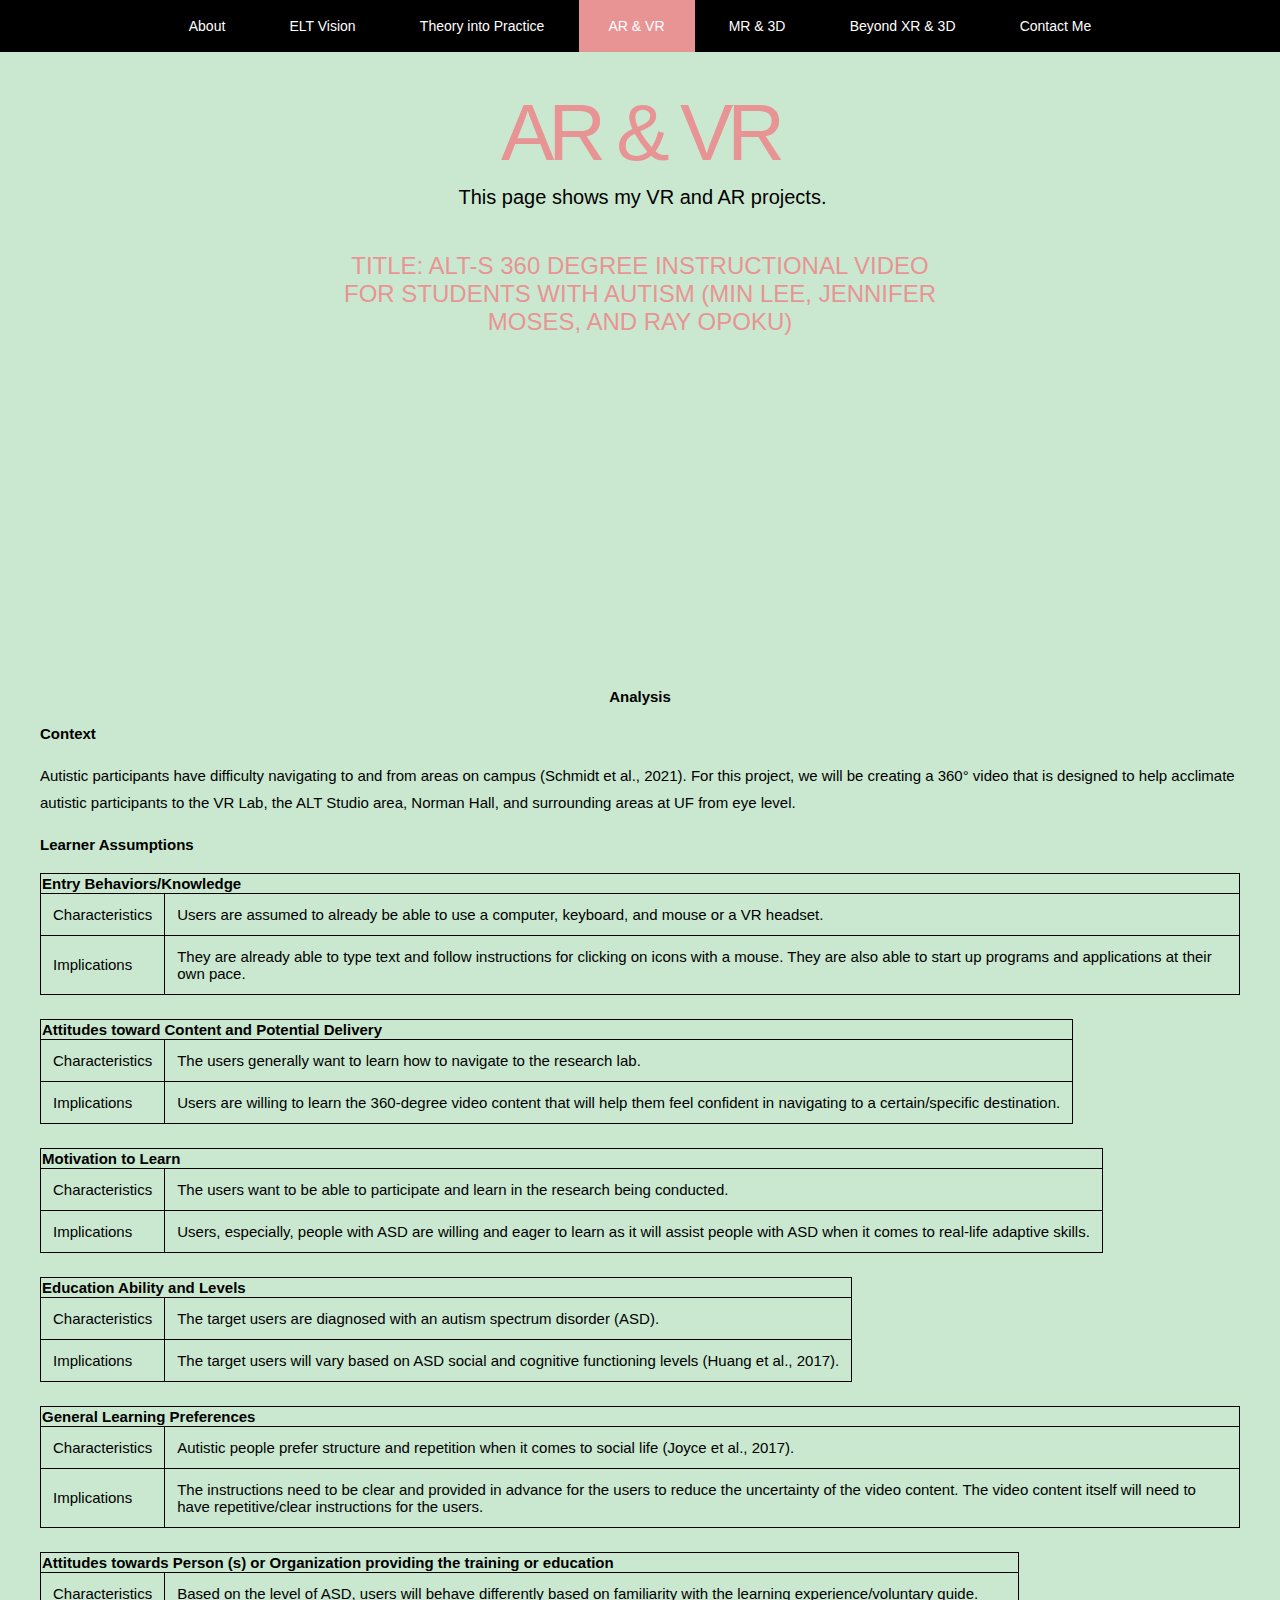
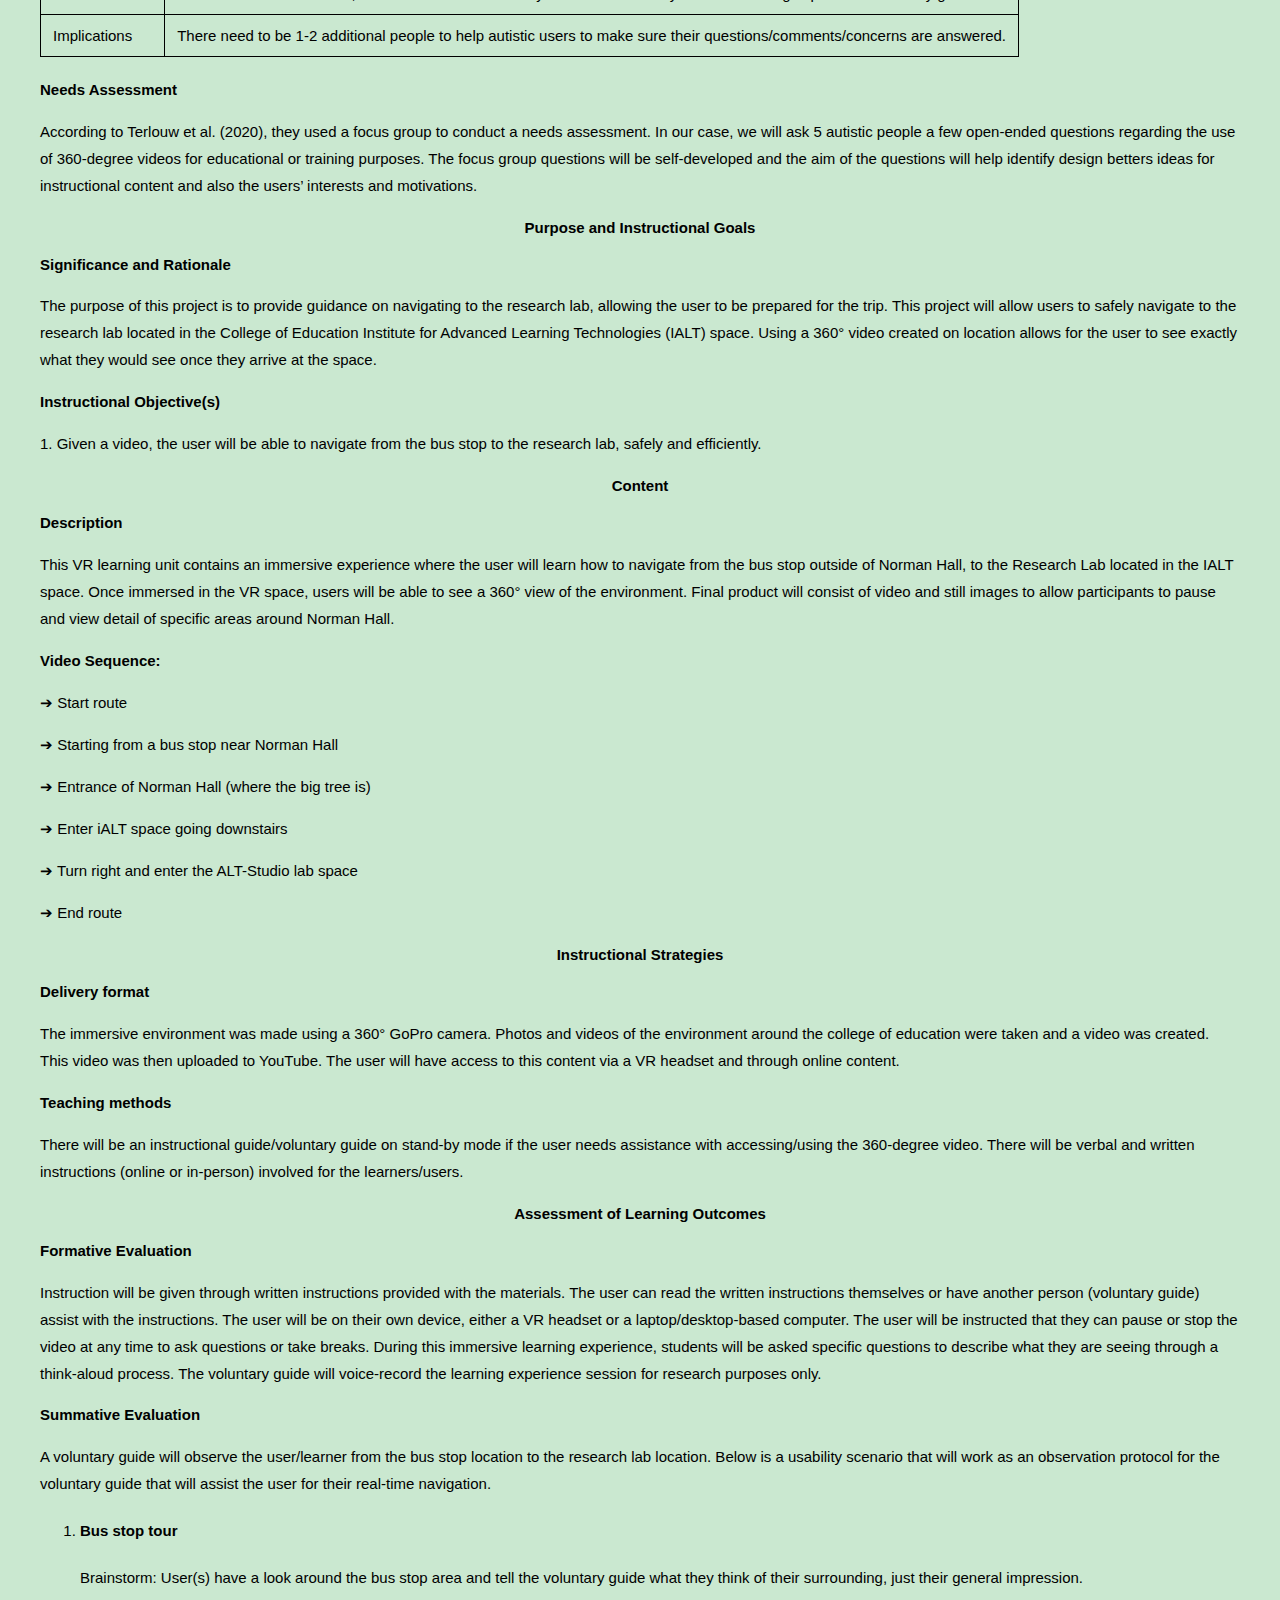
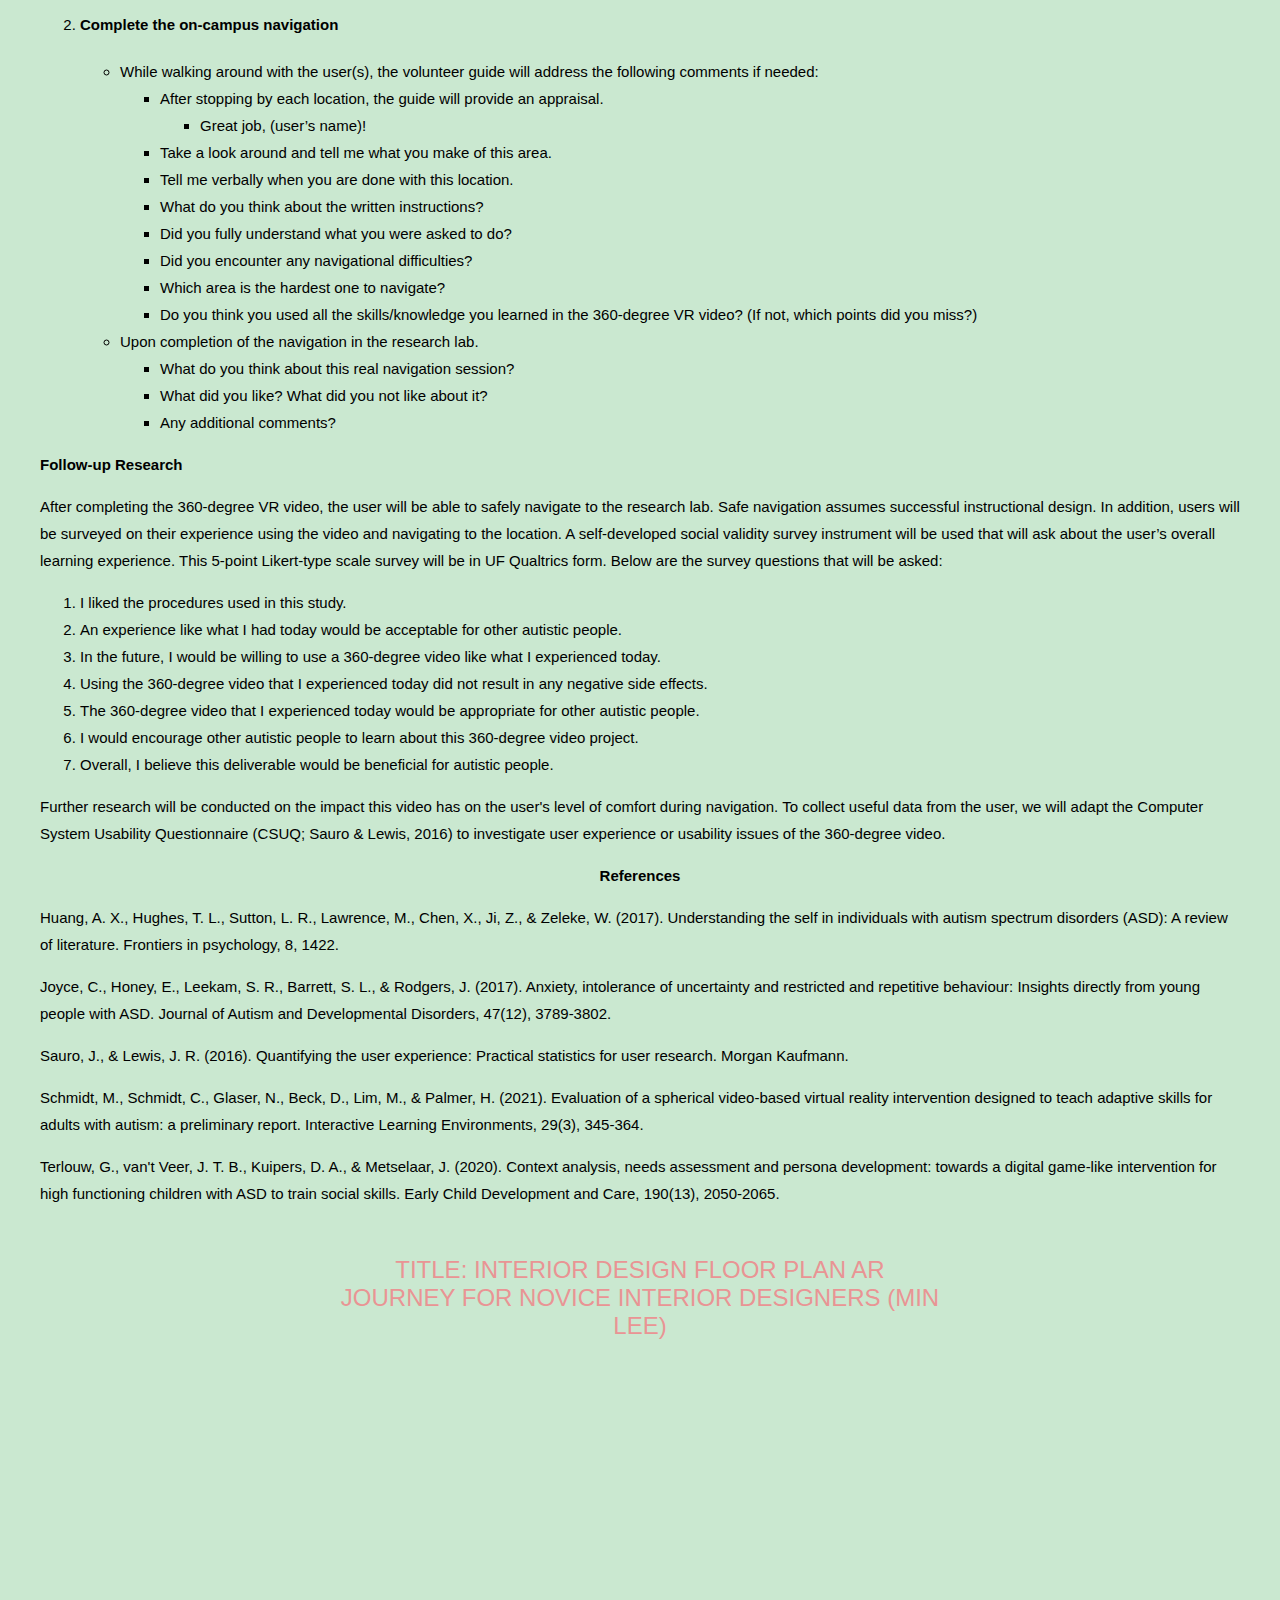
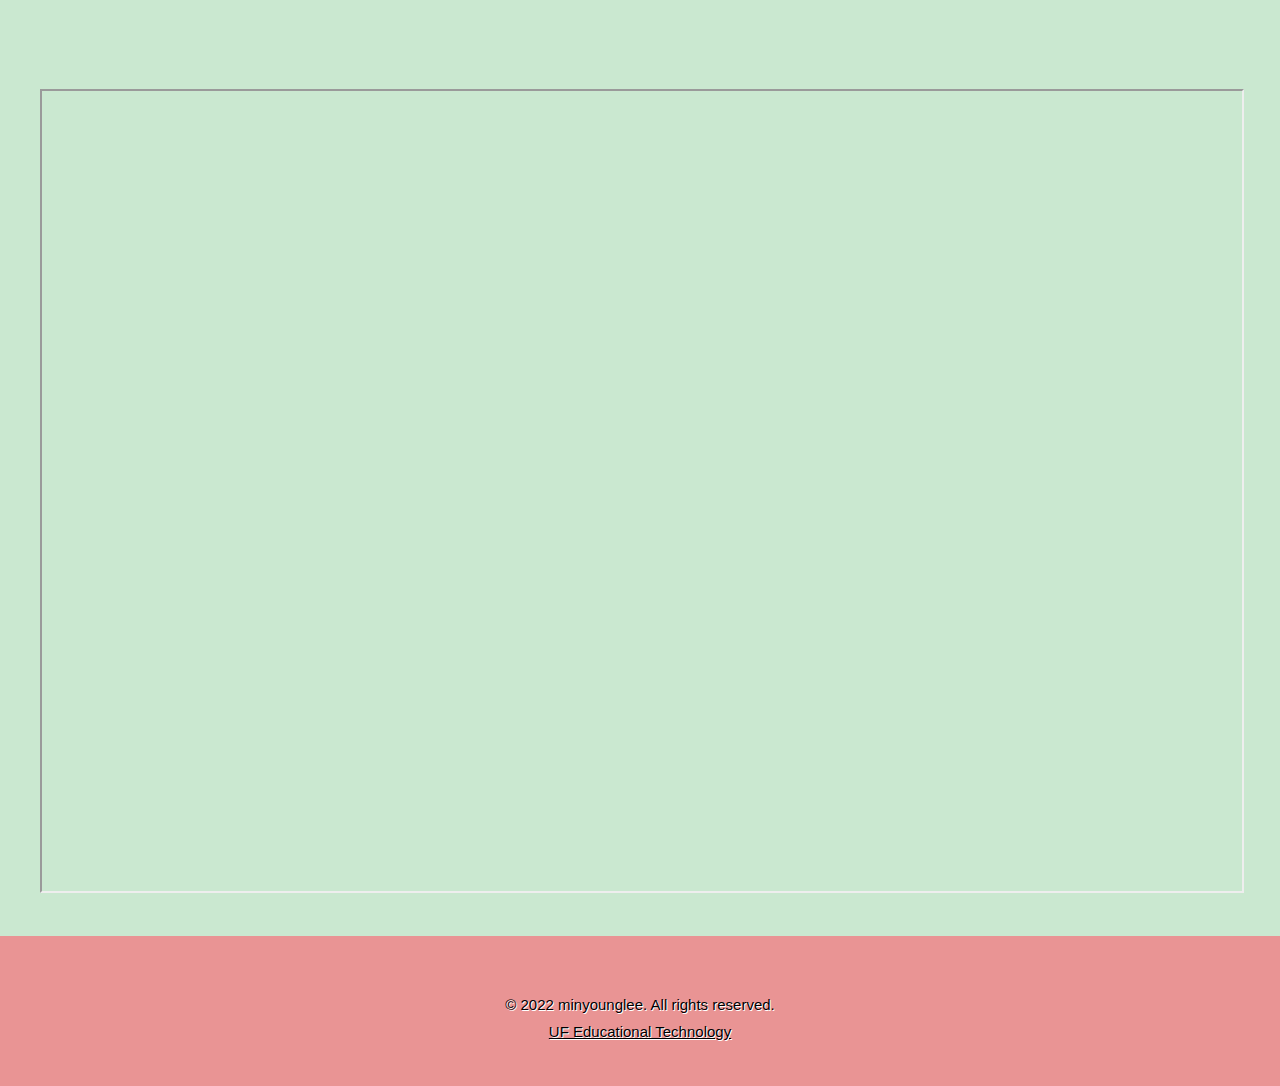
<file: arvr.html>
<!DOCTYPE html PUBLIC "-//W3C//DTD XHTML 1.0 Strict//EN" "http://www.w3.org/TR/xhtml1/DTD/xhtml1-strict.dtd">

<!--
Design by TEMPLATED
http://templated.co
Released for free under the Creative Commons Attribution License
Name       : Vestibule 
Description: A two-column, fixed-width design with dark color scheme.
Version    : 1.0
Released   : 20130406
-->

<!-- Comments are in ALL CAPS -->

<html xmlns="http://www.w3.org/1999/xhtml">
  <head>
    <meta name="keywords" content="" />
    <meta name="description" content="" />
    <meta http-equiv="content-type" content="text/html; charset=utf-8" />

    <!-- SET THE PAGE TITLE INSIDE THE TITLE TAGS BELOW -->
    <title>AR and VR</title>

    <link
      href="http://fonts.googleapis.com/css?family=Oxygen:400,700,300"
      rel="stylesheet"
      type="text/css"
    />
    <link href="style.css" rel="stylesheet" type="text/css" media="screen" />
  </head>

  <body>
    <div id="wrapper">
      <!-- START OF THE NAVIGATION SECTION.  DO NOT CHANGE ANYTHING ABOVE THIS LINE EXCEPT TO SET THE TITLE. -->

      <div id="menu-wrapper">
        <div id="menu" class="container">
          <ul>
            <!-- NAVIGATION MENU.  THERE SHOULD BE ONE LIST ITEM FOR EACH BUTTON IN YOUR NAVIGATION BAR. -->
            <!-- REPLACE THE # IN THE LINK WITH THE FILE NAME OF THE APPROPRIATE PAGE.  -->
            <li><a href="index.html">About</a></li>
            <li><a href="eltvision.html">ELT Vision</a></li>
            <li><a href="theoryintopractice.html">Theory into Practice</a></li>
            <li class="current_page_item"><a href="arvr.html">AR & VR</a></li>
            <li><a href="mr3d.html">MR & 3D</a></li>
            <li><a href="beyondxr3d.html">Beyond XR & 3D</a></li>
            <li><a href="contact.html">Contact Me</a></li>
          </ul>
        </div>
      </div>
      <div id="logo" class="container">
        <!-- THIS IS WHERE YOU CUSTOMIZE THE HEADER FOR EACH PAGE. -->
        <h1>AR & VR</h1>
        <!-- THIS IS WHERE YOU CUSTOMIZE THE SUBHEADER FOR EACH PAGE. -->
        <p>This page shows my VR and AR projects.</p>
      </div>
      <div id="page" class="container">
        <div>
          <div class="entry">
            <!-- THIS IS WHERE YOU CUSTOMIZE THE INTRODUCTORY PARAGRAPH FOR EACH PAGE. -->

            <div></div>
              <h3 class="center">
                Title: ALT-S 360 degree instructional video for students with autism (Min Lee, Jennifer Moses, and Ray Opoku)
              </h3>
			  <br>
			  <iframe class="center" width="560" height="315" src="https://www.youtube.com/embed/J19Hcl_5_Co" title="YouTube video player" frameborder="0" allow="accelerometer; autoplay; clipboard-write; encrypted-media; gyroscope; picture-in-picture" allowfullscreen></iframe>
			  <h4 class="center">Analysis</h4>
              <h4>
                Context
              </h4>
			  <p>Autistic participants have difficulty navigating to and from areas on campus (Schmidt et al., 2021). For this project, we will be creating a 360° video that is designed to help acclimate autistic participants to the VR Lab, the ALT Studio area, Norman Hall, and surrounding areas at UF from eye level.</p>
			  <h4>
                Learner Assumptions
			</h4>
			<table>
				<tr>
				  <th colspan="2">
					Entry Behaviors/Knowledge
				  </th>
				</tr>
				<tr>
				  <td>Characteristics</td>
				  <td>
					Users are assumed to already be able to use a computer, keyboard, and mouse or a VR headset.
				  </td>
				</tr>
				<tr>
				  <td>Implications</td>
				  <td>
					They are already able to type text and follow instructions for clicking on icons with a mouse. They are also able to start up programs and applications at their own pace.
				  </td>
				</tr>
			  </table>
			  <table>
				<tr>
				  <th colspan="2">
					Attitudes toward Content and Potential Delivery
				  </th>
				</tr>
				<tr>
				  <td>Characteristics</td>
				  <td>
					The users generally want to learn how to navigate to the research lab.
				  </td>
				</tr>
				<tr>
				  <td>Implications</td>
				  <td>
					Users are willing to learn the 360-degree video content that will help them feel confident in navigating to a certain/specific destination.
				  </td>
				</tr>
			  </table>
			  <table>
				<tr>
				  <th colspan="2">
					Motivation to Learn
				  </th>
				</tr>
				<tr>
				  <td>Characteristics</td>
				  <td>
					The users want to be able to participate and learn in the research being conducted.
				  </td>
				</tr>
				<tr>
				  <td>Implications</td>
				  <td>
					Users, especially, people with ASD are willing and eager to learn as it will assist people with ASD when it comes to real-life adaptive skills.
				  </td>
				</tr>
			  </table>
			  <table>
				<tr>
				  <th colspan="2">
					Education Ability and Levels
				  </th>
				</tr>
				<tr>
				  <td>Characteristics</td>
				  <td>
					The target users are diagnosed with an autism spectrum disorder (ASD).
				  </td>
				</tr>
				<tr>
				  <td>Implications</td>
				  <td>
					The target users will vary based on ASD social and cognitive functioning levels (Huang et al., 2017).
				  </td>
				</tr>
			  </table>
			  <table>
				<tr>
				  <th colspan="2">
					General Learning Preferences
				  </th>
				</tr>
				<tr>
				  <td>Characteristics</td>
				  <td>
					Autistic people prefer structure and repetition when it comes to social life (Joyce et al., 2017).
				  </td>
				</tr>
				<tr>
				  <td>Implications</td>
				  <td>
					The instructions need to be clear and provided in advance for the users to reduce the uncertainty of the video content. The video content itself will need to have repetitive/clear instructions for the users.
				  </td>
				</tr>
			  </table>
			  <table>
				<tr>
				  <th colspan="2">
					Attitudes towards Person (s) or Organization providing the training or education
				  </th>
				</tr>
				<tr>
				  <td>Characteristics</td>
				  <td>
					Based on the level of ASD, users will behave differently based on familiarity with the learning experience/voluntary guide.
				  </td>
				</tr>
				<tr>
				  <td>Implications</td>
				  <td>
					There need to be 1-2 additional people to help autistic users to make sure their questions/comments/concerns are answered.
				  </td>
				</tr>
			  </table>
			  <h4>
				Needs Assessment
			  </h4>
			  <p>According to Terlouw et al. (2020), they used a focus group to conduct a needs assessment. In our case, we will ask 5 autistic people a few open-ended questions regarding the use of 360-degree videos for educational or training purposes. The focus group questions will be self-developed and the aim of the questions will help identify design betters ideas for instructional content and also the users’ interests and motivations.</p>
			  <h4 class="center">Purpose and Instructional Goals</h4>
			  <h4>Significance and Rationale</h4>
<p>The purpose of this project is to provide guidance on navigating to the research lab, allowing the user to be prepared for the trip. This project will allow users to safely navigate to the research lab located in the College of Education Institute for Advanced Learning Technologies (IALT) space. Using a 360° video created on location allows for the user to see exactly what they would see once they arrive at the space.</p>
			<h4>Instructional Objective(s)</h4>
			<p>1.  Given a video, the user will be able to navigate from the bus stop to the research lab, safely and efficiently.</p>
			<h4 class="center">Content</h4>
			<h4>
				Description
			  </h4>
			  <p>This VR learning unit contains an immersive experience where the user will learn how to
				navigate from the bus stop outside of Norman Hall, to the Research Lab located in the IALT space. Once immersed in the VR space, users will be able to see a 360° view of the environment. Final product will consist of video and still images to allow participants to pause and view detail of specific areas around Norman Hall.</p>
				<h4>Video Sequence:</h4>
				<p>➔ Start route</p>
				<p>➔ Starting from a bus stop near Norman Hall</p>
				<p>➔ Entrance of Norman Hall (where the big tree is)</p>
				<p>➔ Enter iALT space going downstairs</p>
				<p>➔ Turn right and enter the ALT-Studio lab space</p>
				<p>➔ End route</p>
				<h4 class="center">Instructional Strategies</h4>
				<h4>Delivery format</h4>
				<p>The immersive environment was made using a 360° GoPro camera. Photos and videos of the environment around the college of education were taken and a video was created. This video was then uploaded to YouTube. The user will have access to this content via a VR headset and through online content.</p>
				<h4>Teaching methods</h4>
				<p>There will be an instructional guide/voluntary guide on stand-by mode if the user needs assistance with accessing/using the 360-degree video. There will be verbal and written instructions (online or in-person) involved for the learners/users.</p>
				<h4 class="center">Assessment of Learning Outcomes</h4>
				<h4>Formative Evaluation</h4>
				<p>Instruction will be given through written instructions provided with the materials. The user can read the written instructions themselves or have another person (voluntary guide) assist with the instructions. The user will be on their own device, either a VR headset or a laptop/desktop-based computer. The user will be instructed that they can pause or stop the video at any time to ask questions or take breaks. During this immersive learning experience, students will be asked specific questions to describe what they are seeing through a think-aloud process. The voluntary guide will voice-record the learning experience session for research purposes only.</p>
				<h4>Summative Evaluation</h4>
				<p>A voluntary guide will observe the user/learner from the bus stop location to the research lab location. Below is a usability scenario that will work as an observation protocol for the voluntary guide that will assist the user for their real-time navigation.</p>
				<ol>
					<li><h4>Bus stop tour</h4><p>Brainstorm:
						User(s) have a look around the bus stop area and tell the voluntary guide what they think of their surrounding, just their general impression.</p></li>
					<li>
						<h4>Complete the on-campus navigation</h4>
						<ul>
							<li>While walking around with the user(s), the volunteer guide will address the following comments if needed:
								<ul>
									<li>After stopping by each location, the guide will provide an appraisal.
										<ul><li>Great job, (user’s name)!</li></ul>
									</li>
									<li>Take a look around and tell me what you make of this area.</li>
									<li>Tell me verbally when you are done with this location.</li>
									<li>What do you think about the written instructions?</li>
									<li>Did you fully understand what you were asked to do?</li>
									<li>Did you encounter any navigational difficulties?</li>
									<li>Which area is the hardest one to navigate?</li>
									<li>Do you think you used all the skills/knowledge you learned in the 360-degree
										VR video? (If not, which points did you miss?)</li>
								</ul>
							</li>
							<li>Upon completion of the navigation in the research lab.
								<ul>
									<li>What do you think about this real navigation session?</li>
									<li>What did you like? What did you not like about it?</li>
									<li>Any additional comments?</li>
								</ul>
							</li>
						</ul>
					</li>
				</ol>
				<h4>Follow-up Research</h4>
				<p>After completing the 360-degree VR video, the user will be able to safely navigate to the research lab. Safe navigation assumes successful instructional design. In addition, users will be surveyed on their experience using the video and navigating to the location. A self-developed social validity survey instrument will be used that will ask about the user’s overall learning experience. This 5-point Likert-type scale survey will be in UF Qualtrics form. Below are the survey questions that will be asked:</p>
				<ol>
					<li>I liked the procedures used in this study.</li>
					<li>An experience like what I had today would be acceptable for other autistic people.</li>
					<li>In the future, I would be willing to use a 360-degree video like what I experienced
						today.</li>
					<li>Using the 360-degree video that I experienced today did not result in any negative
						side effects.</li>
					<li>The 360-degree video that I experienced today would be appropriate for other
						autistic people.</li>
					<li>I would encourage other autistic people to learn about this 360-degree video
						project.</li>
					<li>Overall, I believe this deliverable would be beneficial for autistic people.</li>
				</ol>
				<p>Further research will be conducted on the impact this video has on the user's level of
					comfort during navigation. To collect useful data from the user, we will adapt the Computer System Usability Questionnaire (CSUQ; Sauro & Lewis, 2016) to investigate user experience or usability issues of the 360-degree video.</p>
					<h4 class="center">References</h4>
					<p>
						Huang, A. X., Hughes, T. L., Sutton, L. R., Lawrence, M., Chen, X., Ji, Z., & Zeleke, W. (2017). Understanding the self in individuals with autism spectrum disorders (ASD): A review of literature. Frontiers in psychology, 8, 1422.
					</p>
					<p>
						Joyce, C., Honey, E., Leekam, S. R., Barrett, S. L., & Rodgers, J. (2017). Anxiety, intolerance of uncertainty and restricted and repetitive behaviour: Insights directly from young people with ASD. Journal of Autism and Developmental Disorders, 47(12), 3789-3802.
					</p>
					<p>
						Sauro, J., & Lewis, J. R. (2016). Quantifying the user experience: Practical statistics for user research. Morgan Kaufmann.
					</p>
					<p>
						Schmidt, M., Schmidt, C., Glaser, N., Beck, D., Lim, M., & Palmer, H. (2021). Evaluation of a spherical video-based virtual reality intervention designed to teach adaptive skills for adults with autism: a preliminary report. Interactive Learning Environments, 29(3), 345-364.
					</p>
					<p>
						Terlouw, G., van't Veer, J. T. B., Kuipers, D. A., & Metselaar, J. (2020). Context analysis, needs assessment and persona development: towards a digital game-like intervention for high functioning children with ASD to train social skills. Early Child Development and Care, 190(13), 2050-2065.
					</p>
					<br>
					<br>
					<h3 class="center">
						Title:  Interior design floor plan AR journey for novice interior designers (Min Lee)
					  </h3>
					  <br>
					  <iframe class="center" width="560" height="315" src="https://www.youtube.com/embed/rxFykLmUvOg" title="YouTube video player" frameborder="0" allow="accelerometer; autoplay; clipboard-write; encrypted-media; gyroscope; picture-in-picture" allowfullscreen></iframe>
					 <br>
					  <iframe height="800px" width="100%" src="ID AR ProjectOutline.pdf"></iframe>
				</div>
          </div>
        </div>
      </div>

      <!-- END OF THE CONTENT SECTION.  BELOW YOU CAN CUSTOMIZE YOUR FOOTER. -->
    </div>

    <div id="footer">
      <!-- START FOOTER -->
      <p>© 2022 minyounglee. All rights reserved.</p>
      <p>
        <a
          href="https://education.ufl.edu/educational-technology/"
          class="link"
          target="_blank"
          >UF Educational Technology</a
        >
      </p>
      <p>
        <!-- END FOOTER -->
      </p>
    </div>
  </body>
</html>
</file>
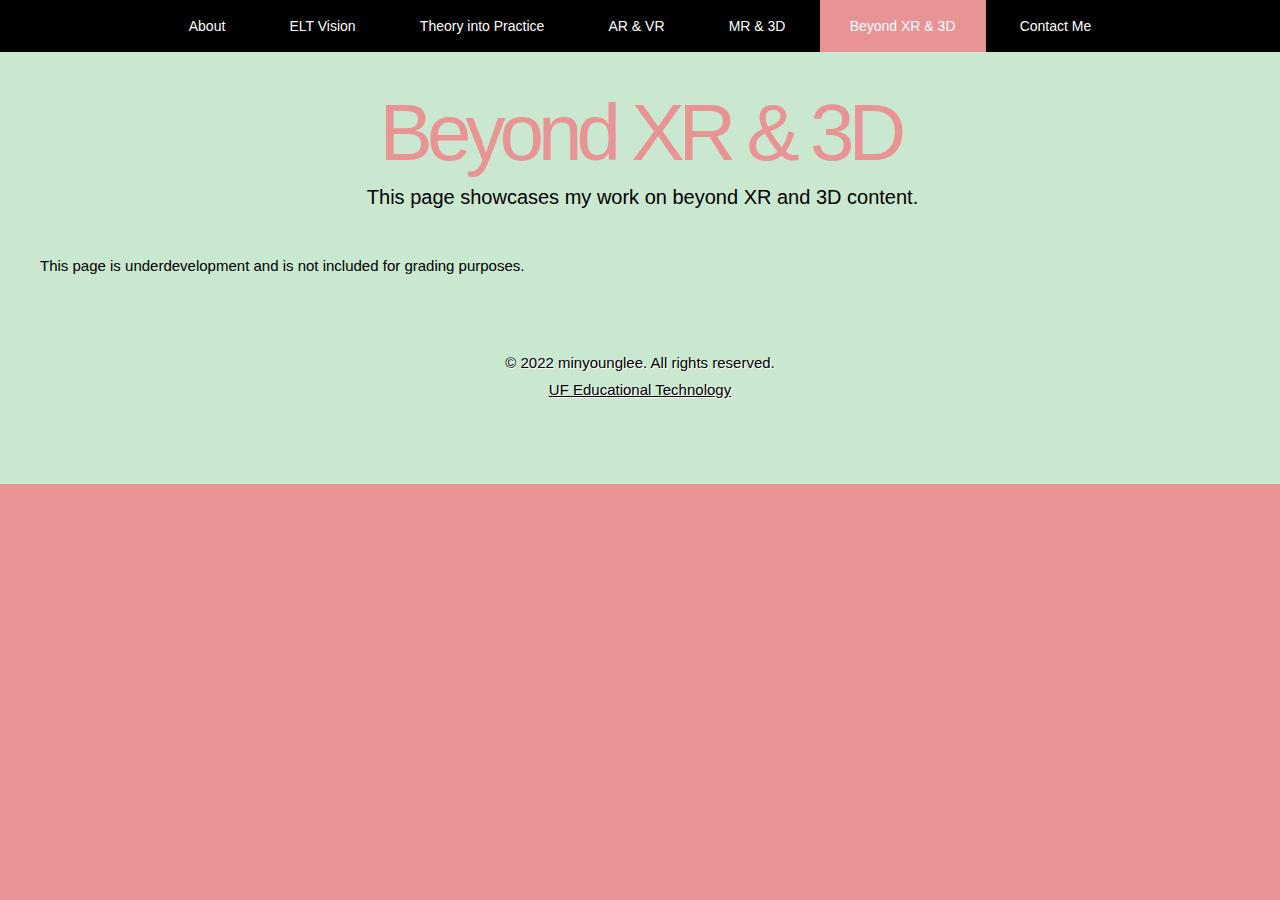
<file: beyondxr3d.html>
<!DOCTYPE html PUBLIC "-//W3C//DTD XHTML 1.0 Strict//EN" "http://www.w3.org/TR/xhtml1/DTD/xhtml1-strict.dtd">


<!--
Design by TEMPLATED
http://templated.co
Released for free under the Creative Commons Attribution License
Name       : Vestibule 
Description: A two-column, fixed-width design with dark color scheme.
Version    : 1.0
Released   : 20130406
-->

<!-- Comments are in ALL CAPS -->


<html xmlns="http://www.w3.org/1999/xhtml">
<head>
<meta name="keywords" content="" />
<meta name="description" content="" />
<meta http-equiv="content-type" content="text/html; charset=utf-8" />

<!-- SET THE PAGE TITLE INSIDE THE TITLE TAGS BELOW -->
<title>Beyond XR and 3D</title>

<link href="http://fonts.googleapis.com/css?family=Oxygen:400,700,300" rel="stylesheet" type="text/css" />
<link href="style.css" rel="stylesheet" type="text/css" media="screen" />
</head>

<body>
<div id="wrapper">
<!-- START OF THE NAVIGATION SECTION.  DO NOT CHANGE ANYTHING ABOVE THIS LINE EXCEPT TO SET THE TITLE. -->


	<div id="menu-wrapper">
		<div id="menu" class="container">
			<ul>
				<!-- NAVIGATION MENU.  THERE SHOULD BE ONE LIST ITEM FOR EACH BUTTON IN YOUR NAVIGATION BAR. -->
                <!-- REPLACE THE # IN THE LINK WITH THE FILE NAME OF THE APPROPRIATE PAGE.  -->
                <li><a href="index.html">About</a></li>
				<li><a href="eltvision.html">ELT Vision</a></li>
				<li><a href="theoryintopractice.html">Theory into Practice</a></li>
				<li><a href="arvr.html">AR & VR</a></li>
				<li><a href="mr3d.html">MR & 3D</a></li>
				<li class="current_page_item"><a href="beyondxr3d.html">Beyond XR & 3D</a></li>
				<li><a href="contact.html">Contact Me</a></li>
			</ul>
		</div>
	</div>
	<div id="logo" class="container">
		<!-- THIS IS WHERE YOU CUSTOMIZE THE HEADER FOR EACH PAGE. -->
        <h1>Beyond XR & 3D</h1>
		<!-- THIS IS WHERE YOU CUSTOMIZE THE SUBHEADER FOR EACH PAGE. -->
        <p>This page showcases my work on beyond XR and 3D content.</p>
	</div>
	<div id="page" class="container">
		<div>
			<div class="entry">
				<!-- THIS IS WHERE YOU CUSTOMIZE THE INTRODUCTORY PARAGRAPH FOR EACH PAGE. -->
          
	<div><p> This page is underdevelopment and is not included for grading purposes.</p></div>


    
    
<!-- END OF THE CONTENT SECTION.  BELOW YOU CAN CUSTOMIZE YOUR FOOTER. -->
</div>

<div id="footer">
	<!-- START FOOTER -->
	<p>© 2022 minyounglee. All rights reserved. </p>
    <p><a href="https://education.ufl.edu/educational-technology/" class="link" target="_blank">UF Educational Technology</a><p>
    <!-- END FOOTER -->
</div>

</body>
</html>
</file>
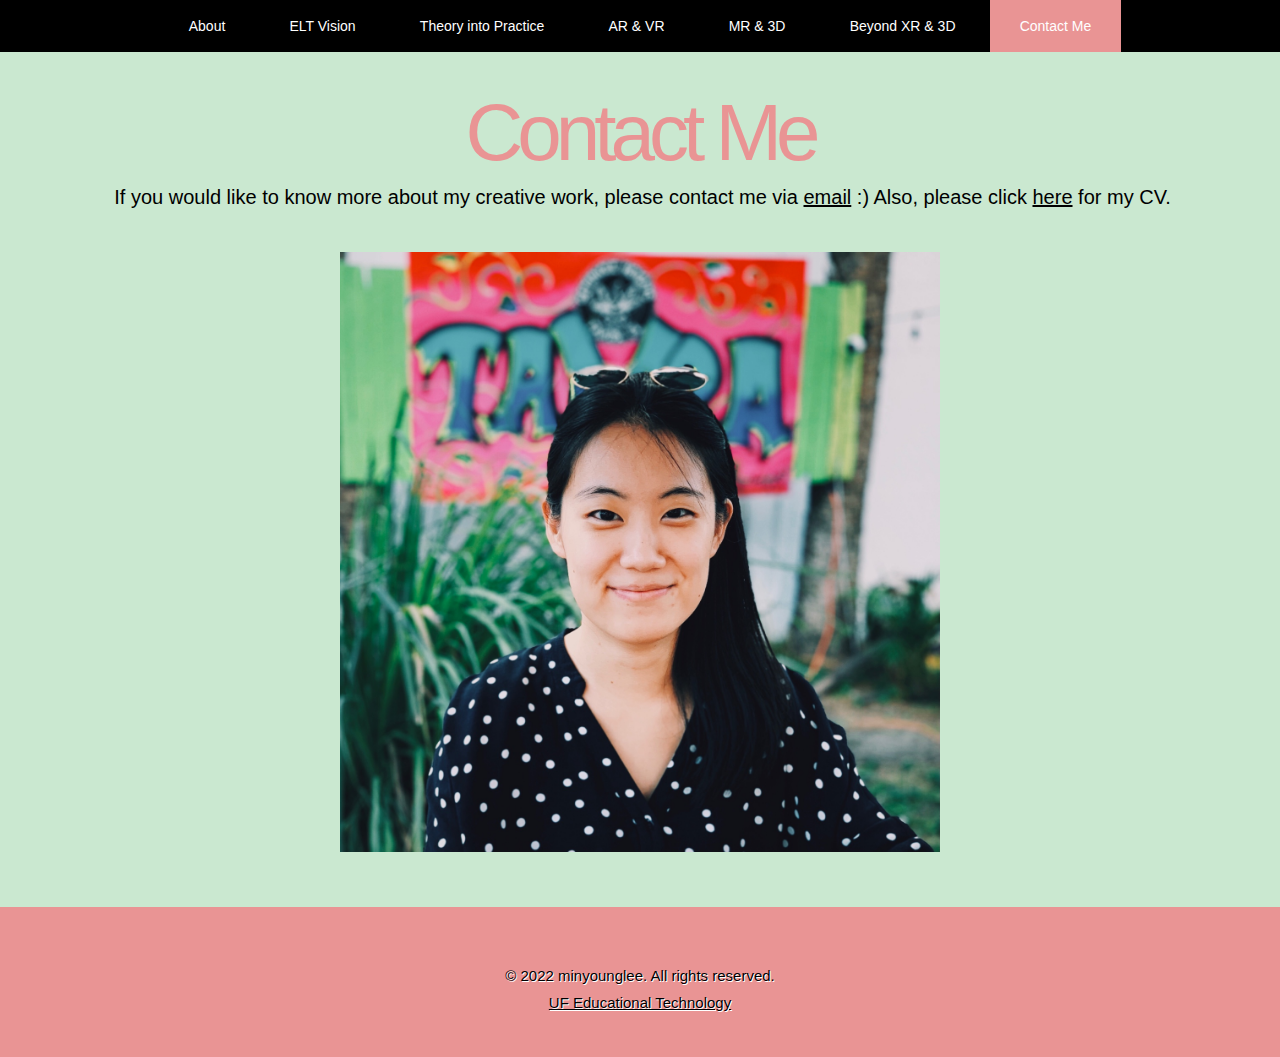
<file: contact.html>
<!DOCTYPE html PUBLIC "-//W3C//DTD XHTML 1.0 Strict//EN" "http://www.w3.org/TR/xhtml1/DTD/xhtml1-strict.dtd">


<!--
Design by TEMPLATED
http://templated.co
Released for free under the Creative Commons Attribution License
Name       : Vestibule 
Description: A two-column, fixed-width design with dark color scheme.
Version    : 1.0
Released   : 20130406
-->

<!-- Comments are in ALL CAPS -->


<html xmlns="http://www.w3.org/1999/xhtml">
<head>
<meta name="keywords" content="" />
<meta name="description" content="" />
<meta http-equiv="content-type" content="text/html; charset=utf-8" />

<!-- SET THE PAGE TITLE INSIDE THE TITLE TAGS BELOW -->
<title>Contact Me</title>

<link href="http://fonts.googleapis.com/css?family=Oxygen:400,700,300" rel="stylesheet" type="text/css" />
<link href="style.css" rel="stylesheet" type="text/css" media="screen" />
</head>

<body>
<div id="wrapper">
<!-- START OF THE NAVIGATION SECTION.  DO NOT CHANGE ANYTHING ABOVE THIS LINE EXCEPT TO SET THE TITLE. -->


	<div id="menu-wrapper">
		<div id="menu" class="container">
			<ul>
				<!-- NAVIGATION MENU.  THERE SHOULD BE ONE LIST ITEM FOR EACH BUTTON IN YOUR NAVIGATION BAR. -->
                <!-- REPLACE THE # IN THE LINK WITH THE FILE NAME OF THE APPROPRIATE PAGE.  -->
                <li><a href="index.html">About</a></li>
				<li><a href="eltvision.html">ELT Vision</a></li>
				<li><a href="theoryintopractice.html">Theory into Practice</a></li>
				<li><a href="arvr.html">AR & VR</a></li>
				<li><a href="mr3d.html">MR & 3D</a></li>
				<li><a href="beyondxr3d.html">Beyond XR & 3D</a></li>
				<li class="current_page_item"><a href="contact.html">Contact Me</a></li>
			</ul>
		</div>
	</div>
	<div id="logo" class="container">
		<!-- THIS IS WHERE YOU CUSTOMIZE THE HEADER FOR EACH PAGE. -->
        <h1>Contact Me</h1>
			<!-- THIS IS WHERE YOU CUSTOMIZE THE SUBHEADER FOR EACH PAGE. -->
        <p>If you would like to know more about my creative work, please contact me via <a href="mailto:minyounglee@ufl.edu"><u><b>email</b></u></a> :) Also, please click <a href="https://docs.google.com/document/d/1Ud9-cl54P3sG6mMSwdqH7K_dNzTfMK4h/edit?usp=sharing&ouid=107424547361965012829&rtpof=true&sd=true"><u><b>here</b></u></a> for my CV. </p> 
	</div>
	<div id="page" class="container">
		<div>
			<div class="entry">
				<!-- THIS IS WHERE YOU CUSTOMIZE THE INTRODUCTORY PARAGRAPH FOR EACH PAGE. --> 
			
             
			</div>
            
            <div>
             <p><img src="contact%20me.jpeg" alt= "minyoung" width="400" height="600" class="center" display="block" margin-left="auto" margin-right="auto" width="50%" /im></p></div>
		</div>
       
	</div>
    
    
<!-- END OF THE CONTENT SECTION.  BELOW YOU CAN CUSTOMIZE YOUR FOOTER. -->
</div>

<div id="footer">
	<!-- START FOOTER -->
	<p>© 2022 minyounglee. All rights reserved. </p>
    <p><a href="https://education.ufl.edu/educational-technology/" class="link" target="_blank">UF Educational Technology</a><p>
    <!-- END FOOTER -->
</div>

</body>
</html>
</file>
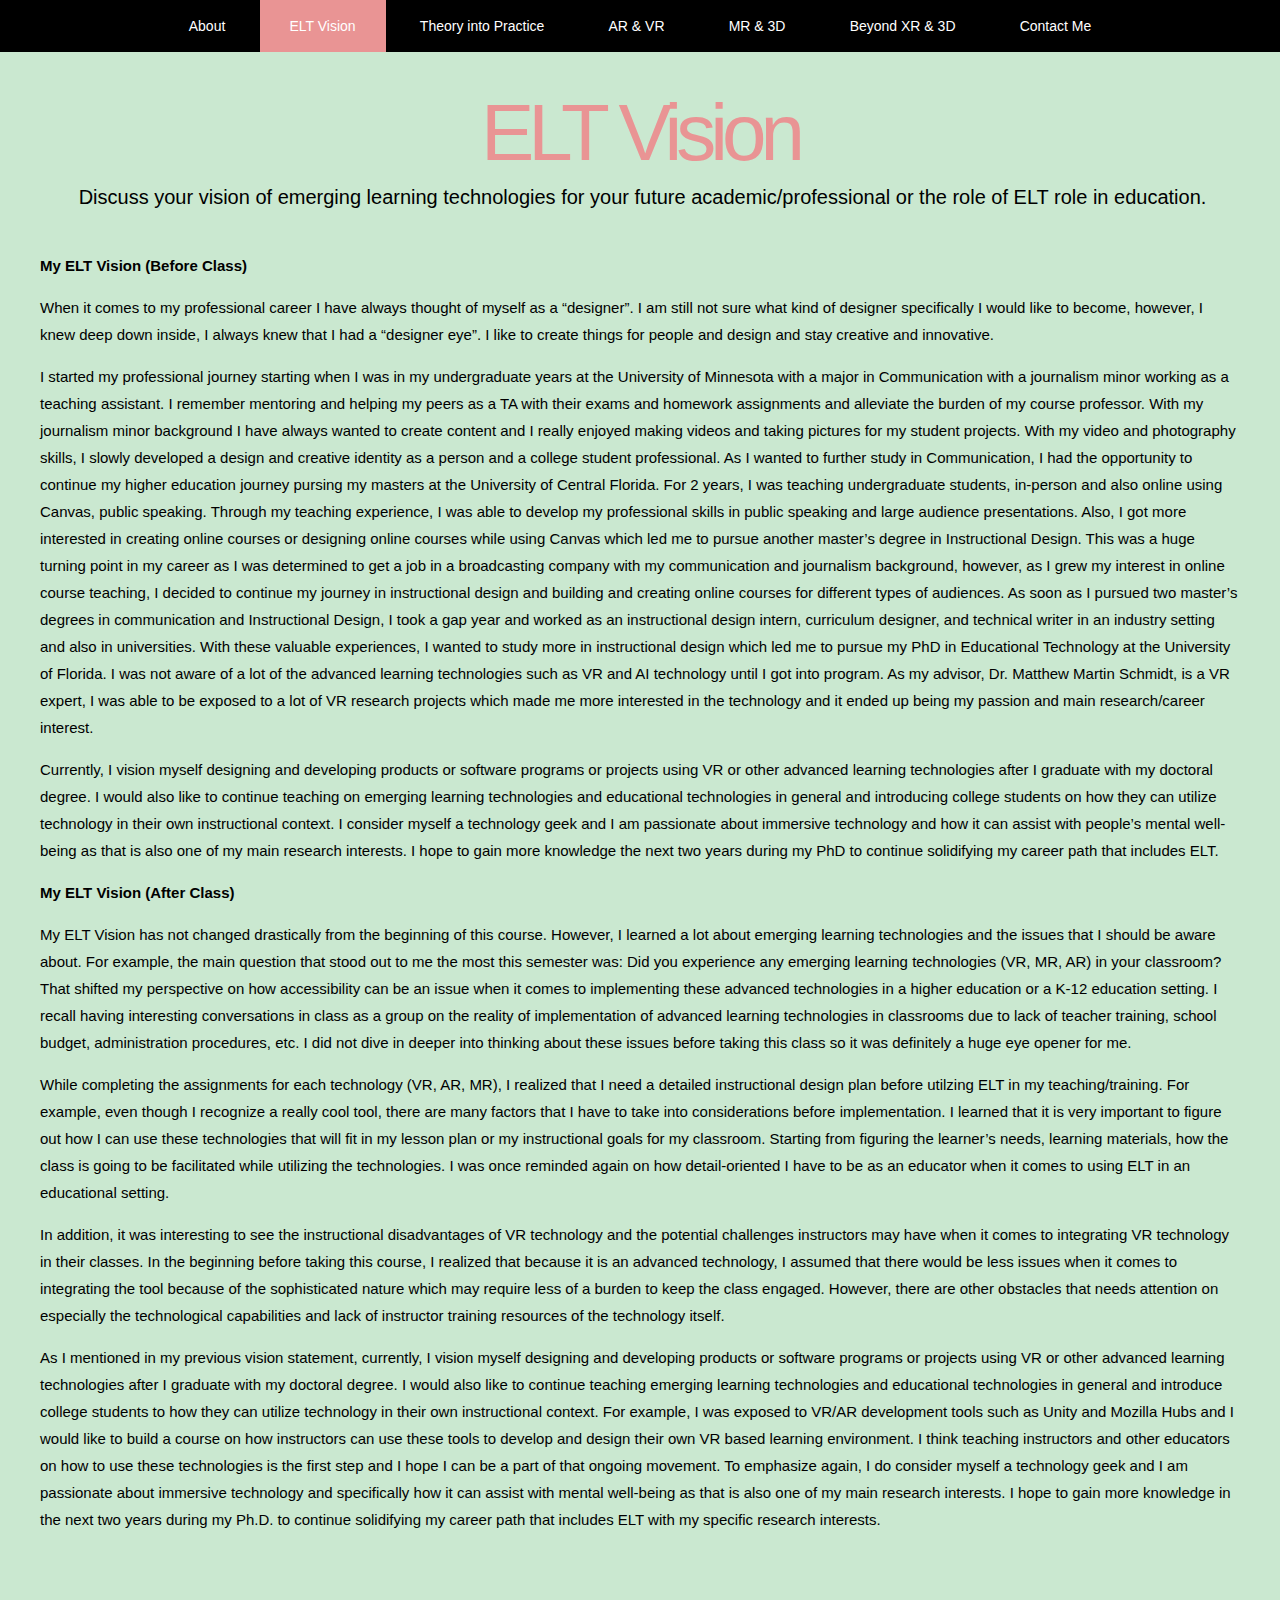
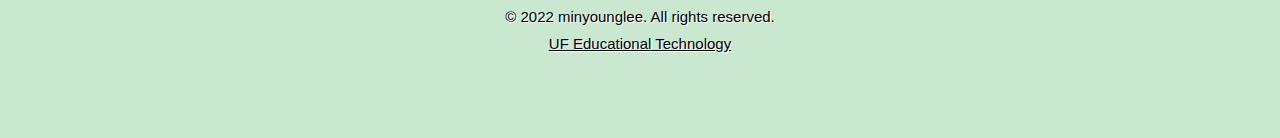
<file: eltvision.html>
<!DOCTYPE html PUBLIC "-//W3C//DTD XHTML 1.0 Strict//EN" "http://www.w3.org/TR/xhtml1/DTD/xhtml1-strict.dtd">


<!--
Design by TEMPLATED
http://templated.co
Released for free under the Creative Commons Attribution License
Name       : Vestibule 
Description: A two-column, fixed-width design with dark color scheme.
Version    : 1.0
Released   : 20130406
-->

<!-- Comments are in ALL CAPS -->


<html xmlns="http://www.w3.org/1999/xhtml">
<head>
<meta name="keywords" content="" />
<meta name="description" content="" />
<meta http-equiv="content-type" content="text/html; charset=utf-8" />

<!-- SET THE PAGE TITLE INSIDE THE TITLE TAGS BELOW -->
<title>ELT Vision</title>

<link href="http://fonts.googleapis.com/css?family=Oxygen:400,700,300" rel="stylesheet" type="text/css" />
<link href="style.css" rel="stylesheet" type="text/css" media="screen" />
</head>

<body>
<div id="wrapper">
<!-- START OF THE NAVIGATION SECTION.  DO NOT CHANGE ANYTHING ABOVE THIS LINE EXCEPT TO SET THE TITLE. -->


	<div id="menu-wrapper">
		<div id="menu" class="container">
			<ul>
				<!-- NAVIGATION MENU.  THERE SHOULD BE ONE LIST ITEM FOR EACH BUTTON IN YOUR NAVIGATION BAR. -->
                <!-- REPLACE THE # IN THE LINK WITH THE FILE NAME OF THE APPROPRIATE PAGE.  -->
                <li><a href="index.html">About</a></li>
				<li class="current_page_item"><a href="eltvision.html">ELT Vision</a></li>
				<li><a href="theoryintopractice.html">Theory into Practice</a></li>
				<li><a href="arvr.html">AR & VR</a></li>
				<li><a href="mr3d.html">MR & 3D</a></li>
				<li><a href="beyondxr3d.html">Beyond XR & 3D</a></li>
				<li><a href="contact.html">Contact Me</a></li>
			</ul>
		</div>
	</div>
	<div id="logo" class="container">
		<!-- THIS IS WHERE YOU CUSTOMIZE THE HEADER FOR EACH PAGE. -->
        <h1>ELT Vision</h1>
		<!-- THIS IS WHERE YOU CUSTOMIZE THE SUBHEADER FOR EACH PAGE. -->
        <p>Discuss your vision of emerging learning technologies for your future academic/professional or the role of ELT role in education.</p>
	</div>
	<div id="page" class="container">
		<div>
			<div class="entry">
				<!-- THIS IS WHERE YOU CUSTOMIZE THE INTRODUCTORY PARAGRAPH FOR EACH PAGE. -->        
               
<div><p>
	<b>My ELT Vision (Before Class)</b></p></div>

<div><p>When it comes to my professional career I have always thought of myself as a “designer”. I am still not sure what kind of designer specifically I would like to become, however, I knew deep down inside, I always knew that I had a “designer eye”. I like to create things for people and design and stay creative and innovative. </p></div> 
<div><p>I started my professional journey starting when I was in my undergraduate years at the University of Minnesota with a major in Communication with a journalism minor working as a teaching assistant. I remember mentoring and helping my peers as a TA with their exams and homework assignments and alleviate the burden of my course professor. With my journalism minor background I have always wanted to create content and I really enjoyed making videos and taking pictures for my student projects. With my video and photography skills, I slowly developed a design and creative identity as a person and a college student professional. As I wanted to further study in Communication, I had the opportunity to continue my higher education journey pursing my masters at the University of Central Florida. For 2 years, I was teaching undergraduate students, in-person and also online using Canvas, public speaking. Through my teaching experience, I was able to develop my professional skills in public speaking and large audience presentations. Also, I got more interested in creating online courses or designing online courses while using Canvas which led me to pursue another master’s degree in Instructional Design. This was a huge turning point in my career as I was determined to get a job in a broadcasting company with my communication and journalism background, however, as I grew my interest in online course teaching, I decided to continue my journey in instructional design and building and creating online courses for different types of audiences. As soon as I pursued two master’s degrees in communication and Instructional Design, I took a gap year and worked as an instructional design intern, curriculum designer, and technical writer in an industry setting and also in universities. With these valuable experiences, I wanted to study more in instructional design which led me to pursue my PhD in Educational Technology at the University of Florida. I was not aware of a lot of the advanced learning technologies such as VR and AI technology until I got into program. As my advisor, Dr. Matthew Martin Schmidt, is a VR expert, I was able to be exposed to a lot of VR research projects which made me more interested in the technology and it ended up being my passion and main research/career interest. </p></div>
<div><p>Currently, I vision myself designing and developing products or software programs or projects using VR or other advanced learning technologies after I graduate with my doctoral degree. I would also like to continue teaching on emerging learning technologies and educational technologies in general and introducing college students on how they can utilize technology in their own instructional context. I consider myself a technology geek and I am passionate about immersive technology and how it can assist with people’s mental well-being as that is also one of my main research interests. I hope to gain more knowledge the next two years during my PhD to continue solidifying my career path that includes ELT. </p></div>

<div><p>
<b>My ELT Vision (After Class)</b></p></div>

<div><p>My ELT Vision has not changed drastically from the beginning of this course. However, I learned a lot about emerging learning technologies and the issues that I should be aware about. For example, the main question that stood out to me the most this semester was: Did you experience any emerging learning technologies (VR, MR, AR) in your classroom? That shifted my perspective on how accessibility can be an issue when it comes to implementing these advanced technologies in a higher education or a K-12 education setting. I recall having interesting conversations in class as a group on the reality of implementation of advanced learning technologies in classrooms due to lack of teacher training, school budget, administration procedures, etc. I did not dive in deeper into thinking about these issues before taking this class so it was definitely a huge eye opener for me.</p></div> 
<div><p>While completing the assignments for each technology (VR, AR, MR), I realized that I need a detailed instructional design plan before utilzing ELT in my teaching/training. For example, even though I recognize a really cool tool, there are many factors that I have to take into considerations before implementation. I learned that it is very important to figure out how I can use these technologies that will fit in my lesson plan or my instructional goals for my classroom. Starting from figuring the learner’s needs, learning materials, how the class is going to be facilitated while utilizing the technologies. I was once reminded again on how detail-oriented I have to be as an educator when it comes to using ELT in an educational setting. </p></div>
<div><p>In addition, it was interesting to see the instructional disadvantages of VR technology and the potential challenges instructors may have when it comes to integrating VR technology in their classes. In the beginning before taking this course, I realized that because it is an advanced technology, I assumed that there would be less issues when it comes to integrating the tool because of the sophisticated nature which may require less of a burden to keep the class engaged. However, there are other obstacles that needs attention on especially the technological capabilities and lack of instructor training resources of the technology itself.</p></div>
<div><p>As I mentioned in my previous vision statement, currently, I vision myself designing and developing products or software programs or projects using VR or other advanced learning technologies after I graduate with my doctoral degree. I would also like to continue teaching emerging learning technologies and educational technologies in general and introduce college students to how they can utilize technology in their own instructional context. For example, I was exposed to VR/AR development tools such as Unity and Mozilla Hubs and I would like to build a course on how instructors can use these tools to develop and design their own VR based learning environment. I think teaching instructors and other educators on how to use these technologies is the first step and I hope I can be a part of that ongoing movement. To emphasize again, I do consider myself a technology geek and I am passionate about immersive technology and specifically how it can assist with mental well-being as that is also one of my main research interests. I hope to gain more knowledge in the next two years during my Ph.D. to continue solidifying my career path that includes ELT with my specific research interests.</p></div>
<!-- END OF THE CONTENT SECTION.  BELOW YOU CAN CUSTOMIZE YOUR FOOTER. -->
</div>

<div id="footer">
	<!-- START FOOTER -->
	<p>© 2022 minyounglee. All rights reserved. </p>
    <p><a href="https://education.ufl.edu/educational-technology/" class="link" target="_blank">UF Educational Technology</a><p>
    <!-- END FOOTER -->
</div>

</body>
</html>
</file>
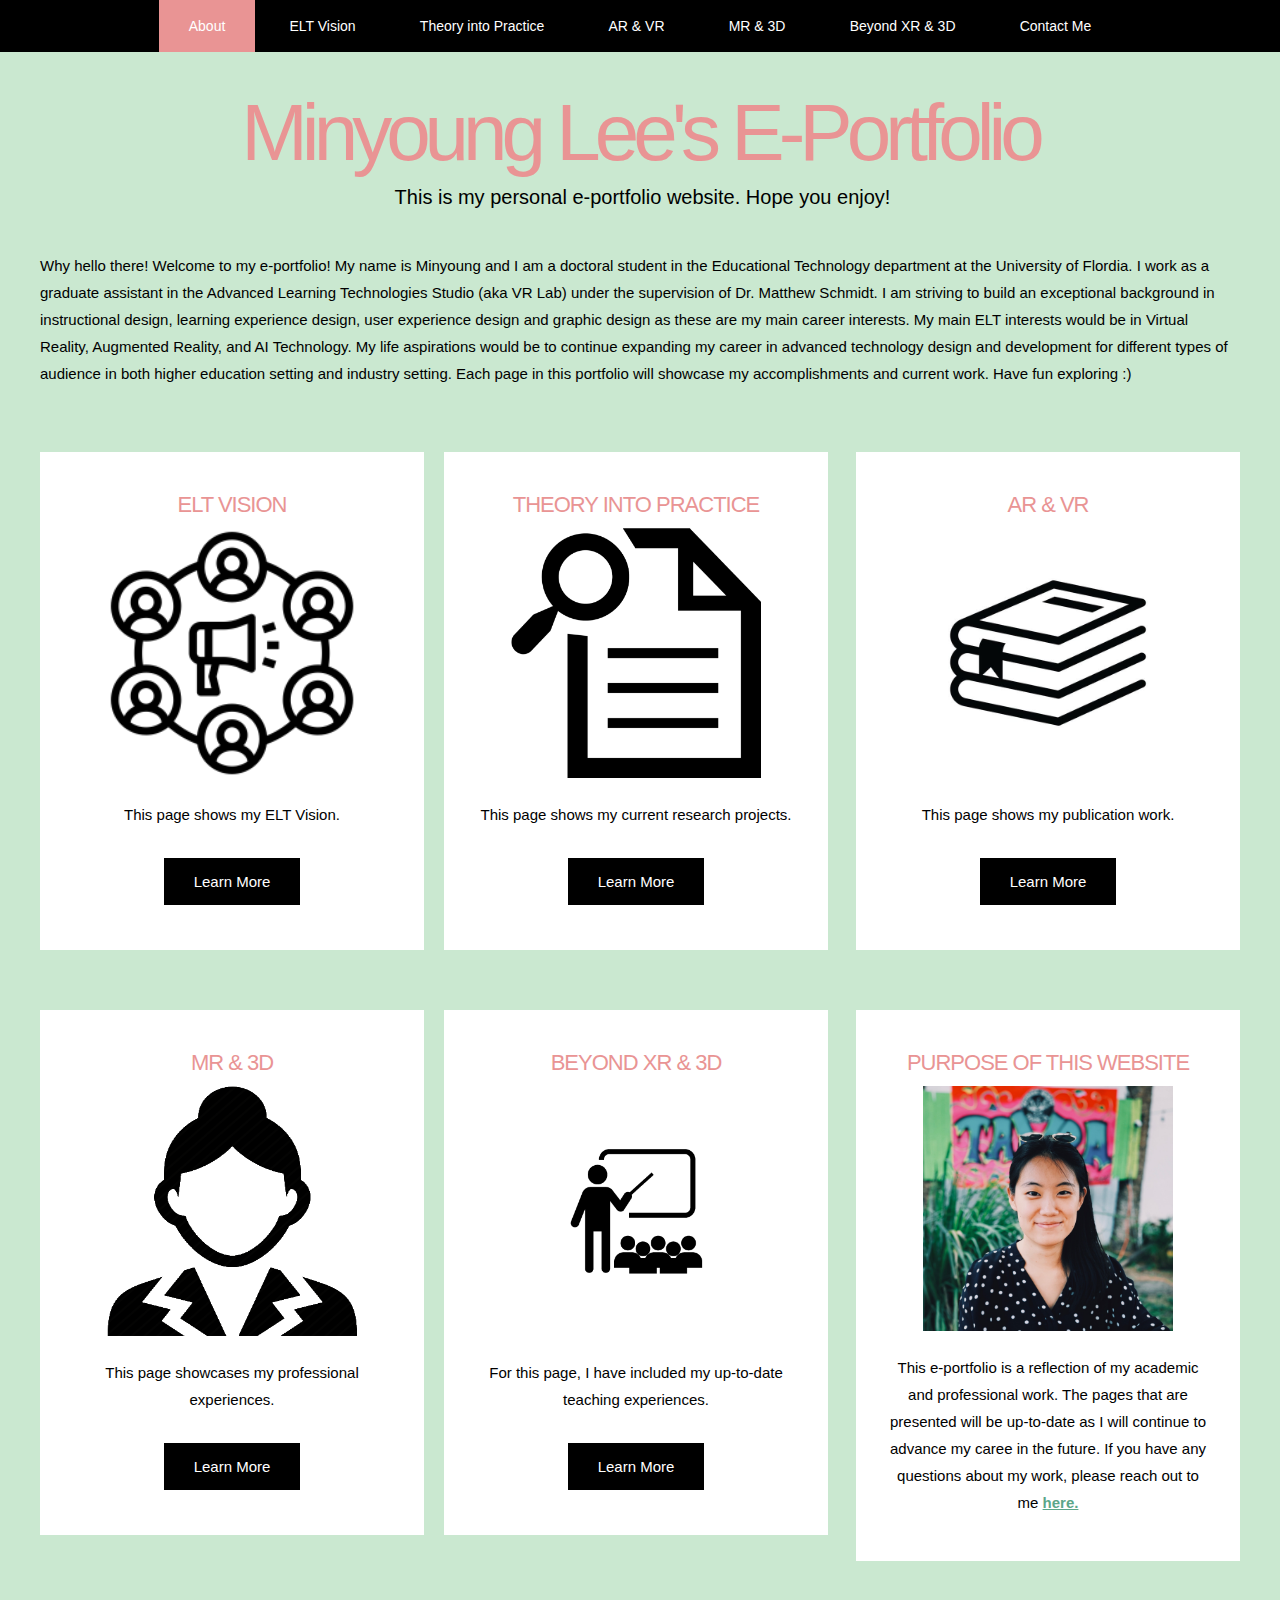
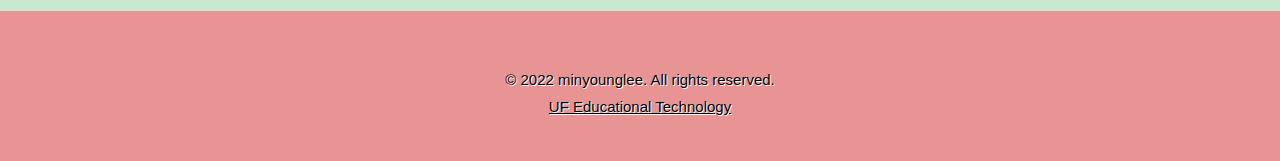
<file: home.html>
<!DOCTYPE html PUBLIC "-//W3C//DTD XHTML 1.0 Strict//EN" "http://www.w3.org/TR/xhtml1/DTD/xhtml1-strict.dtd">


<!--
Design by TEMPLATED
http://templated.co
Released for free under the Creative Commons Attribution License
Name       : Vestibule 
Description: A two-column, fixed-width design with dark color scheme.
Version    : 1.0
Released   : 20130406
-->

<!-- Comments are in ALL CAPS -->


<html xmlns="http://www.w3.org/1999/xhtml">
<head>
<meta name="keywords" content="" />
<meta name="description" content="" />
<meta http-equiv="content-type" content="text/html; charset=utf-8" />

<!-- SET THE PAGE TITLE INSIDE THE TITLE TAGS BELOW -->
<title>About</title>

<link href="http://fonts.googleapis.com/css?family=Oxygen:400,700,300" rel="stylesheet" type="text/css" />
<link href="style.css" rel="stylesheet" type="text/css" media="screen" />
</head>

<body>
<div id="wrapper">
<!-- START OF THE NAVIGATION SECTION.  DO NOT CHANGE ANYTHING ABOVE THIS LINE EXCEPT TO SET THE TITLE. -->


	<div id="menu-wrapper">
		<div id="menu" class="container">
			<ul>
				<!-- NAVIGATION MENU.  THERE SHOULD BE ONE LIST ITEM FOR EACH BUTTON IN YOUR NAVIGATION BAR. -->
                <!-- REPLACE THE # IN THE LINK WITH THE FILE NAME OF THE APPROPRIATE PAGE.  -->
                <li class="current_page_item"><a href="home.html">About</a></li>
				<li><a href="eltvision.html">ELT Vision</a></li>
				<li><a href="theoryintopractice.html">Theory into Practice</a></li>
				<li><a href="arvr.html">AR & VR</a></li>
				<li><a href="mr3d.html">MR & 3D</a></li>
				<li><a href="beyondxr3d.html">Beyond XR & 3D</a></li>
				<li><a href="contact.html">Contact Me</a></li>
			</ul>
		</div>
	</div>
	<div id="logo" class="container">
		<!-- THIS IS WHERE YOU CUSTOMIZE THE HEADER FOR EACH PAGE. -->
        <h1>Minyoung Lee's E-Portfolio</h1>
		<!-- THIS IS WHERE YOU CUSTOMIZE THE SUBHEADER FOR EACH PAGE. -->
        <p>This is my personal e-portfolio website. Hope you enjoy!</p>
	</div>
	<div id="page" class="container">
		<div>
			<div class="entry">
				<!-- THIS IS WHERE YOU CUSTOMIZE THE INTRODUCTORY PARAGRAPH FOR EACH PAGE. -->
                <p>Why hello there! Welcome to my e-portfolio! My name is Minyoung and I am a doctoral student in the Educational Technology department at the University of Flordia. I work as a graduate assistant in the Advanced Learning Technologies Studio (aka VR Lab) under the supervision of Dr. Matthew Schmidt. I am striving to build an exceptional background in instructional design, learning experience design, user experience design and graphic design as these are my main career interests. My main ELT interests would be in Virtual Reality, Augmented Reality, and AI Technology. My life aspirations would be to continue expanding my career in advanced technology design and development for different types of audience in both higher education setting and industry setting. Each page in this portfolio will showcase my accomplishments and current work. Have fun exploring :) </p>
			</div>
		</div>
	</div>
    
    
<!-- END OF THE NAVIGATION SECTION. -->

<!-- START OF THE CONTENT SECTION. -->

<!-- ON OTHER PAGES, LIKE THE PROJECT PAGES, YOU WILL TAKE OUT EVERYTHING BETWEEN HERE AND THE END OF THE CONTENT SECTION AND REPLACE IT WITH THE PROJECT CONTENT. -->
    
    
    
    
	<div id="three-column" class="container">
		<div class="tbox1">
			<div class="box-style">
				<div class="content">
					
					<h2>ELT Vision</h2>
                    <p><img src="3852828-200.png" width="250" height="250"></p>
                    <p>This page shows my ELT Vision.</p>
					<a href="eltvision.html" class="button" target="_blank">Learn More</a>
				</div>
			</div>
		</div>
		<div class="tbox2">
			<div class="box-style">
				<div class="content">
					<h2>Theory into Practice</h2>
                     <p><img src= "research.png" width="250" height="250"></p>
					<p>This page shows my current research projects.</p>
					<a href="theoryintopractice.html" class="button" target="_blank">Learn More</a>
				</div>
			</div>
		</div>
		<div class="tbox3">
			<div class="box-style">
				<div class="content">
					<h2>AR & VR</h2>
                    <p><img src= "publishing.jpeg" width="250" height="250"></p>
					<p>This page shows my publication work.</p>
					<a href="arvr.html" class="button" target="_blank">Learn More</a>
				</div>
			</div>
		</div>
	</div>
	<div id="three-column" class="container">
		<div class="tbox1">
			<div class="box-style">
				<div class="content">
					<h2>MR & 3D</h2>
                    <p><img src= "professional.png" width="250" height="250"></p>
					<p> This page showcases my professional experiences. </p>
					<a href="mr3d.html" class="button" target="_blank">Learn More</a>
				</div>
			</div>
		</div>
		<div class="tbox2">
			<div class="box-style">
				<div class="content">
					<h2>Beyond XR & 3D</h2>
                    <p><img src= "Teaching_icon.png" width="250" height="250"></p>
					<p>For this page, I have included my up-to-date teaching experiences. </p>
					<a href="beyondxr3d.html" class="button" target="_blank">Learn More</a>
				</div>
			</div>
		</div>
		<div class="tbox3">
			<div class="box-style">
				<div class="content">
					<h2>Purpose of this website</h2>
                    <p><img src= "contact%20me.jpeg" width="250" height="245"></p>
                    <p>This e-portfolio is a reflection of my academic and professional work. The pages that are presented will be up-to-date as I will continue to advance my caree in the future. If you have any questions about my work, please reach out to me <a href="contact.html" class="link" target="_blank"> <u><b>here.</b></u></a></p>
				
				</div>
			</div>
		</div>
	</div>	
    
    
    
    
    
<!-- END OF THE CONTENT SECTION.  BELOW YOU CAN CUSTOMIZE YOUR FOOTER. -->
</div>

<div id="footer">
	<!-- START FOOTER -->
	<p>© 2022 minyounglee. All rights reserved.</p>
    <p><a href="https://education.ufl.edu/educational-technology/" class="link" target="_blank">UF Educational Technology</a><p>
    <!-- END FOOTER -->
</div>

</body>
</html>
</file>
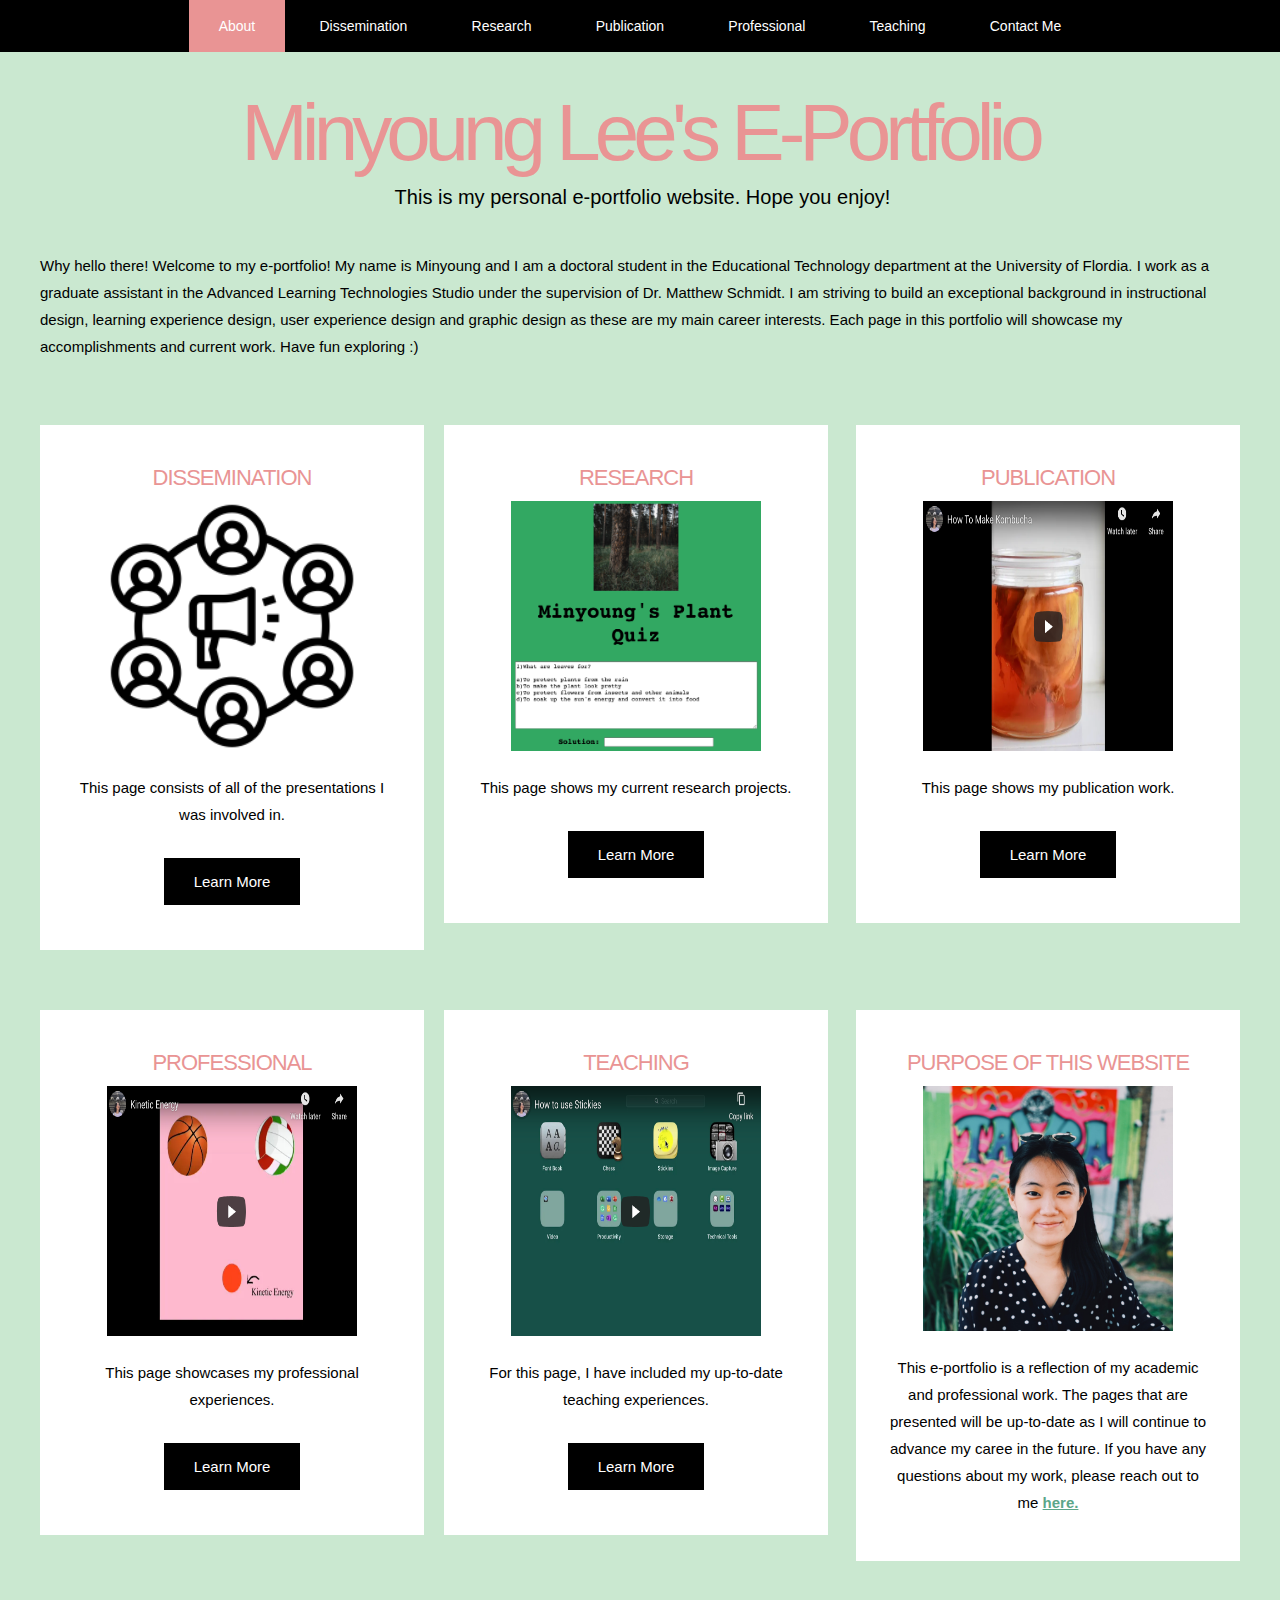
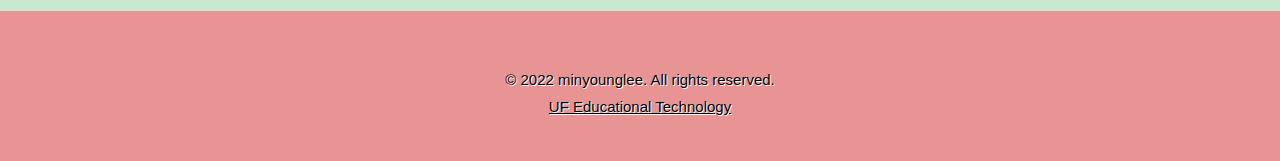
<file: homepage.html>
<!DOCTYPE html PUBLIC "-//W3C//DTD XHTML 1.0 Strict//EN" "http://www.w3.org/TR/xhtml1/DTD/xhtml1-strict.dtd">


<!--
Design by TEMPLATED
http://templated.co
Released for free under the Creative Commons Attribution License
Name       : Vestibule 
Description: A two-column, fixed-width design with dark color scheme.
Version    : 1.0
Released   : 20130406
-->

<!-- Comments are in ALL CAPS -->


<html xmlns="http://www.w3.org/1999/xhtml">
<head>
<meta name="keywords" content="" />
<meta name="description" content="" />
<meta http-equiv="content-type" content="text/html; charset=utf-8" />

<!-- SET THE PAGE TITLE INSIDE THE TITLE TAGS BELOW -->
<title>About</title>

<link href="http://fonts.googleapis.com/css?family=Oxygen:400,700,300" rel="stylesheet" type="text/css" />
<link href="style.css" rel="stylesheet" type="text/css" media="screen" />
</head>

<body>
<div id="wrapper">
<!-- START OF THE NAVIGATION SECTION.  DO NOT CHANGE ANYTHING ABOVE THIS LINE EXCEPT TO SET THE TITLE. -->


	<div id="menu-wrapper">
		<div id="menu" class="container">
			<ul>
				<!-- NAVIGATION MENU.  THERE SHOULD BE ONE LIST ITEM FOR EACH BUTTON IN YOUR NAVIGATION BAR. -->
                <!-- REPLACE THE # IN THE LINK WITH THE FILE NAME OF THE APPROPRIATE PAGE.  -->
                <li class="current_page_item"><a href="homepage.html">About</a></li>
				<li><a href="dissemination.html">Dissemination</a></li>
				<li><a href="research.html">Research</a></li>
				<li><a href="publication.html">Publication</a></li>
				<li><a href="professional.html">Professional</a></li>
				<li><a href="teaching.html">Teaching</a></li>
				<li><a href="contact.html">Contact Me</a></li>
			</ul>
		</div>
	</div>
	<div id="logo" class="container">
		<!-- THIS IS WHERE YOU CUSTOMIZE THE HEADER FOR EACH PAGE. -->
        <h1>Minyoung Lee's E-Portfolio</h1>
		<!-- THIS IS WHERE YOU CUSTOMIZE THE SUBHEADER FOR EACH PAGE. -->
        <p>This is my personal e-portfolio website. Hope you enjoy!</p>
	</div>
	<div id="page" class="container">
		<div>
			<div class="entry">
				<!-- THIS IS WHERE YOU CUSTOMIZE THE INTRODUCTORY PARAGRAPH FOR EACH PAGE. -->
                <p>Why hello there! Welcome to my e-portfolio! My name is Minyoung and I am a doctoral student in the Educational Technology department at the University of Flordia. I work as a graduate assistant in the Advanced Learning Technologies Studio under the supervision of Dr. Matthew Schmidt. I am striving to build an exceptional background in instructional design, learning experience design, user experience design and graphic design as these are my main career interests. Each page in this portfolio will showcase my accomplishments and current work. Have fun exploring :) </p>
			</div>
		</div>
	</div>
    
    
<!-- END OF THE NAVIGATION SECTION. -->

<!-- START OF THE CONTENT SECTION. -->

<!-- ON OTHER PAGES, LIKE THE PROJECT PAGES, YOU WILL TAKE OUT EVERYTHING BETWEEN HERE AND THE END OF THE CONTENT SECTION AND REPLACE IT WITH THE PROJECT CONTENT. -->
    
    
    
    
	<div id="three-column" class="container">
		<div class="tbox1">
			<div class="box-style">
				<div class="content">
					
					<h2>Dissemination</h2>
                    <p><img src="3852828-200.png" width="250" height="250"></p>
                    <p>This page consists of all of the presentations I was involved in.</p>
					<a href="dissemination.html" class="button" target="_blank">Learn More</a>
				</div>
			</div>
		</div>
		<div class="tbox2">
			<div class="box-style">
				<div class="content">
					<h2>Research</h2>
                     <p><img src= "Quiz%20Screenshot%201.png" width="250" height="250"></p>
					<p>This page shows my current research projects.</p>
					<a href="research.html" class="button" target="_blank">Learn More</a>
				</div>
			</div>
		</div>
		<div class="tbox3">
			<div class="box-style">
				<div class="content">
					<h2>Publication</h2>
                    <p><img src= "Video%20Screenshot.png" width="250" height="250"></p>
					<p>This page shows my publication work.</p>
					<a href="publication.html" class="button" target="_blank">Learn More</a>
				</div>
			</div>
		</div>
	</div>
	<div id="three-column" class="container">
		<div class="tbox1">
			<div class="box-style">
				<div class="content">
					<h2>Professional</h2>
                    <p><img src= "Animation%20Screenshot.png" width="250" height="250"></p>
					<p> This page showcases my professional experiences. </p>
					<a href="professional.html" class="button" target="_blank">Learn More</a>
				</div>
			</div>
		</div>
		<div class="tbox2">
			<div class="box-style">
				<div class="content">
					<h2>Teaching</h2>
                    <p><img src= "Screencast%20Screenshot.png" width="250" height="250"></p>
					<p>For this page, I have included my up-to-date teaching experiences. </p>
					<a href="teaching.html" class="button" target="_blank">Learn More</a>
				</div>
			</div>
		</div>
		<div class="tbox3">
			<div class="box-style">
				<div class="content">
					<h2>Purpose of this website</h2>
                    <p><img src= "contact%20me.jpeg" width="250" height="245"></p>
                    <p>This e-portfolio is a reflection of my academic and professional work. The pages that are presented will be up-to-date as I will continue to advance my caree in the future. If you have any questions about my work, please reach out to me <a href="contact.html" class="link" target="_blank"> <u><b>here.</b></u></a></p>
				
				</div>
			</div>
		</div>
	</div>	
    
    
    
    
    
<!-- END OF THE CONTENT SECTION.  BELOW YOU CAN CUSTOMIZE YOUR FOOTER. -->
</div>

<div id="footer">
	<!-- START FOOTER -->
	<p>© 2022 minyounglee. All rights reserved.</p>
    <p><a href="https://education.ufl.edu/educational-technology/" class="link" target="_blank">UF Educational Technology</a><p>
    <!-- END FOOTER -->
</div>

</body>
</html>
</file>
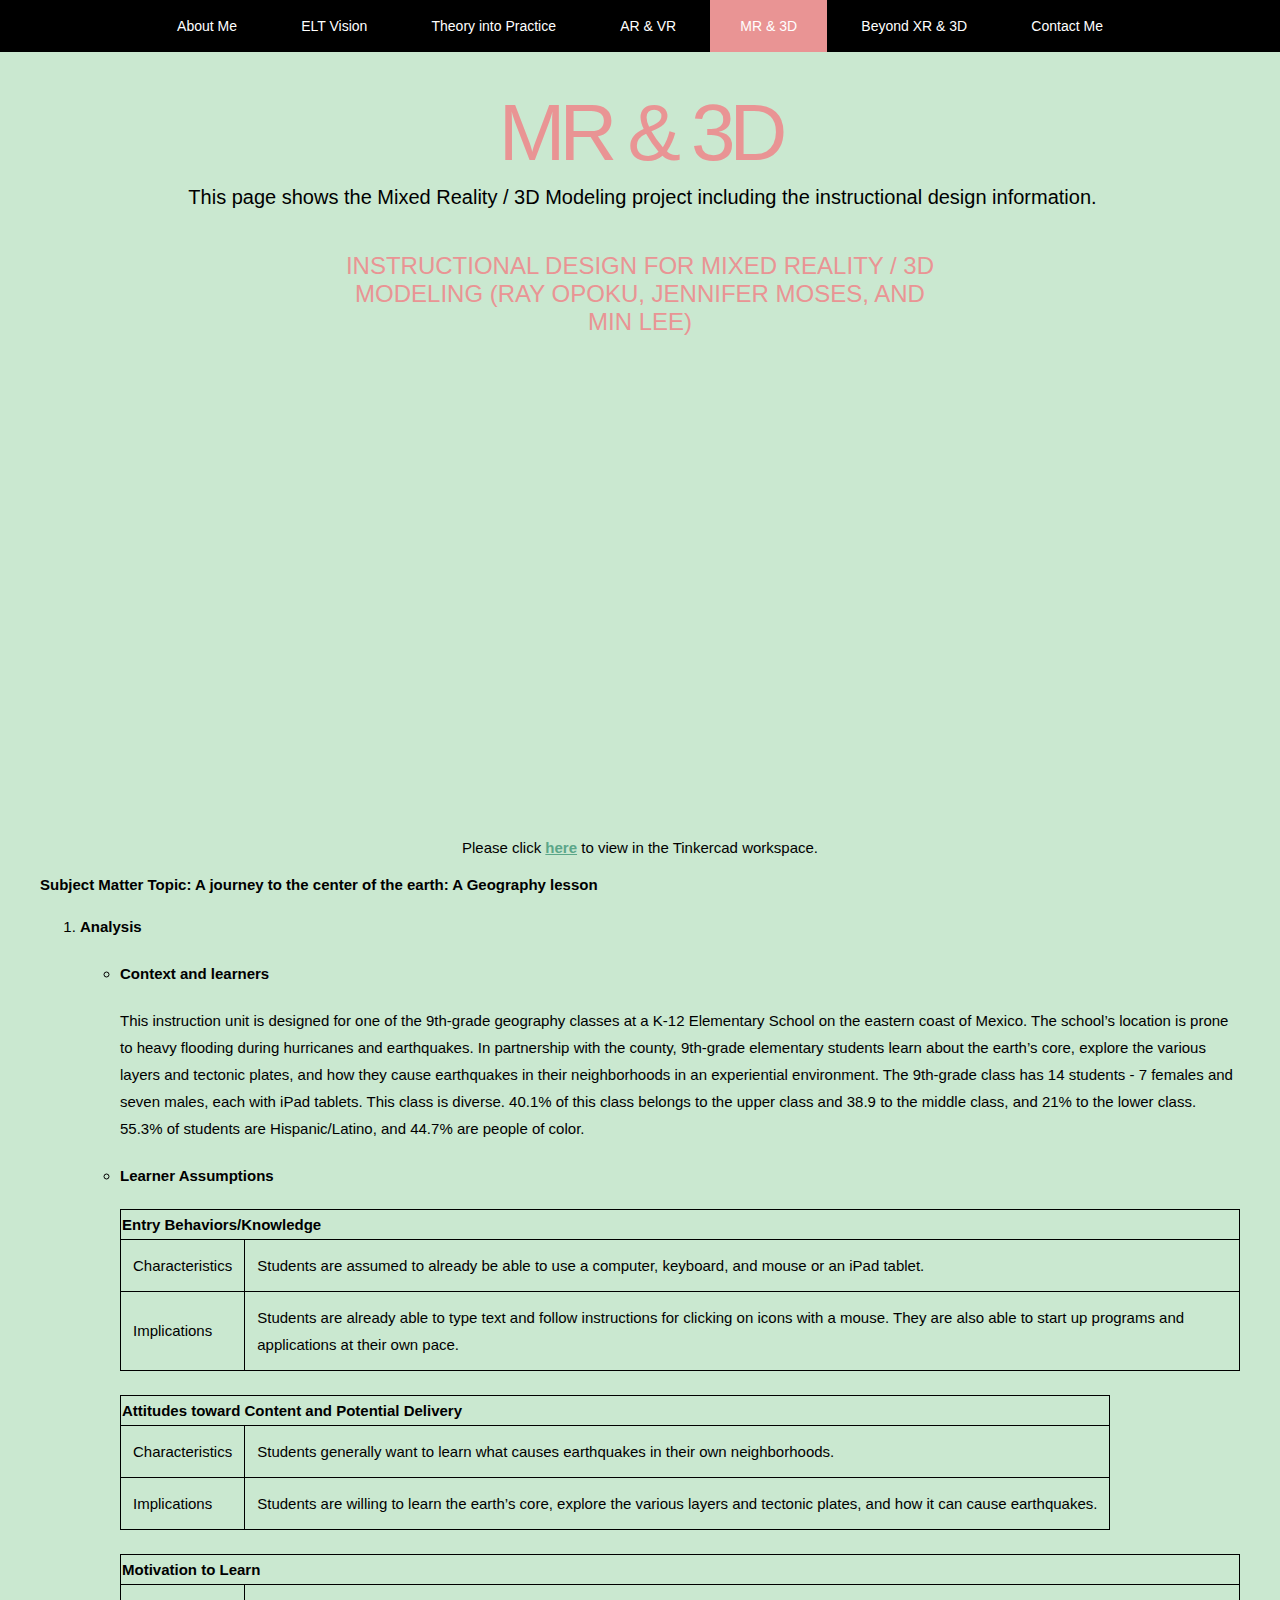
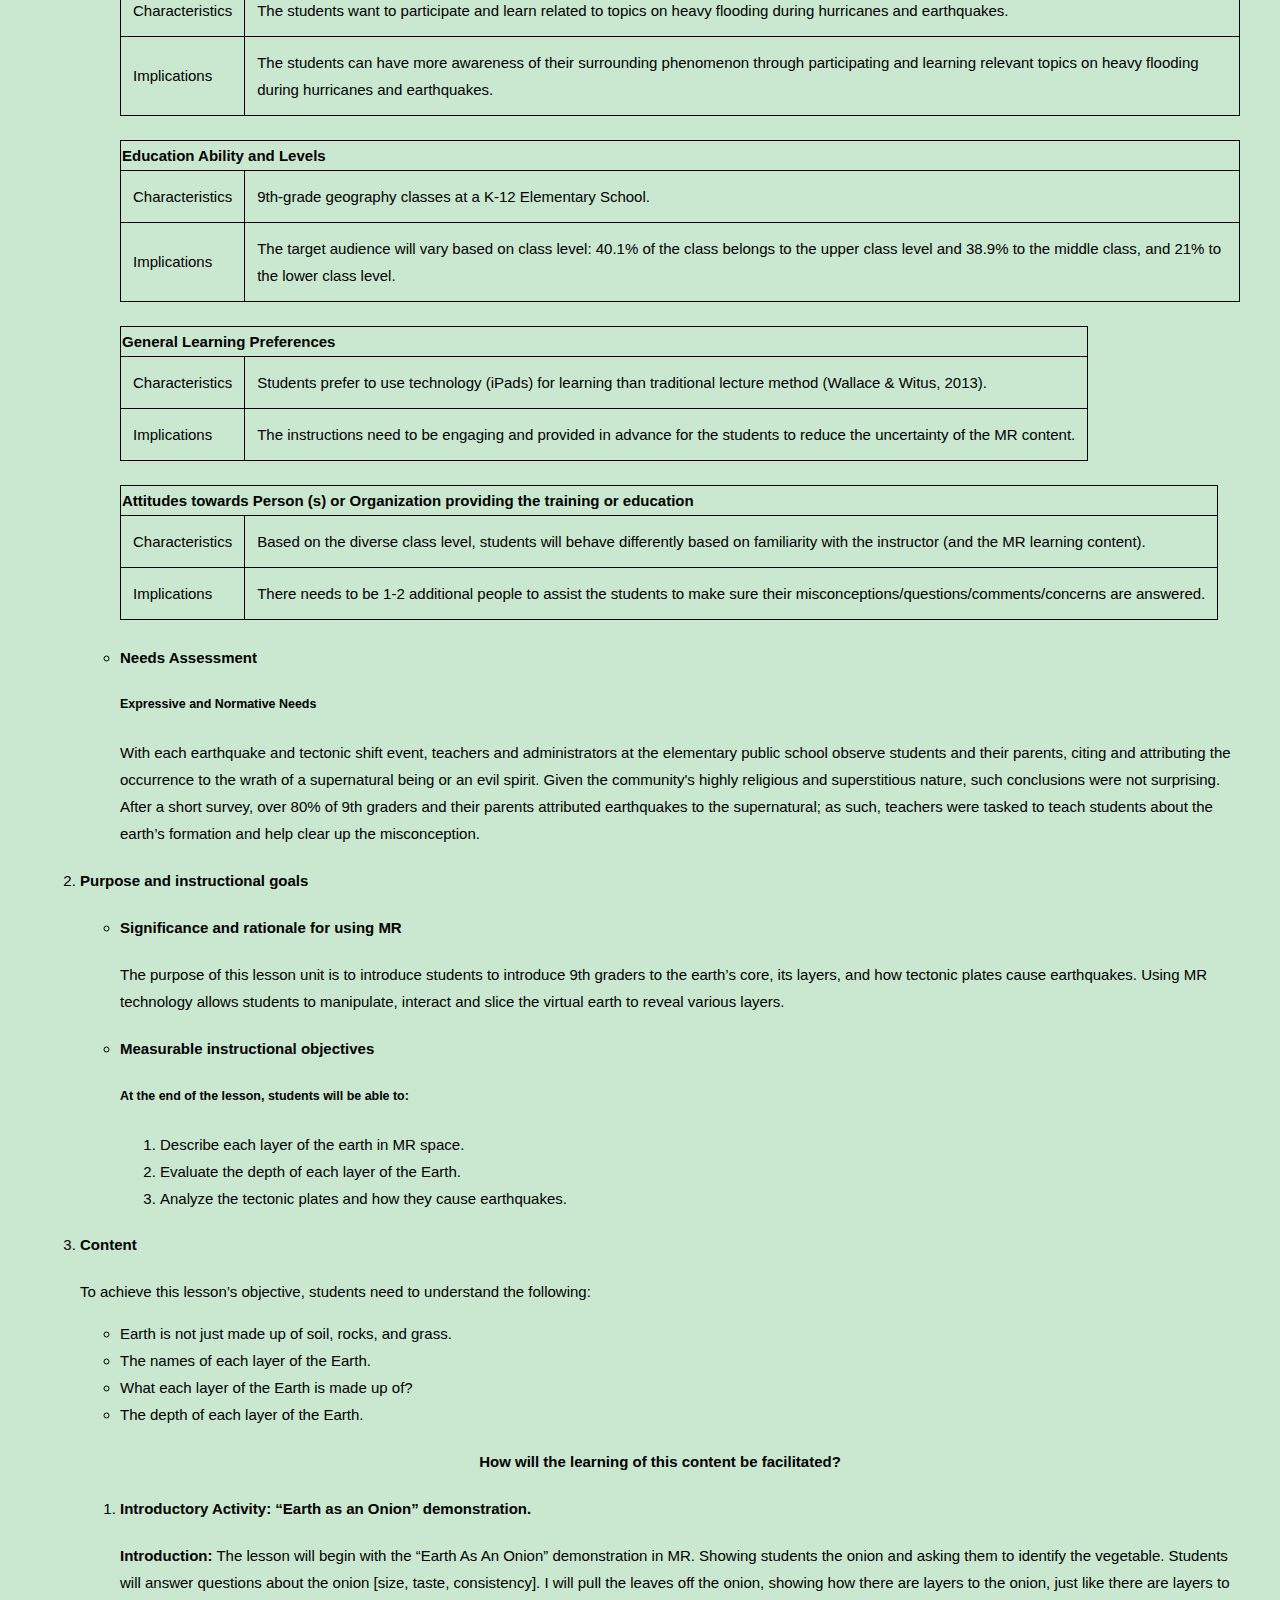
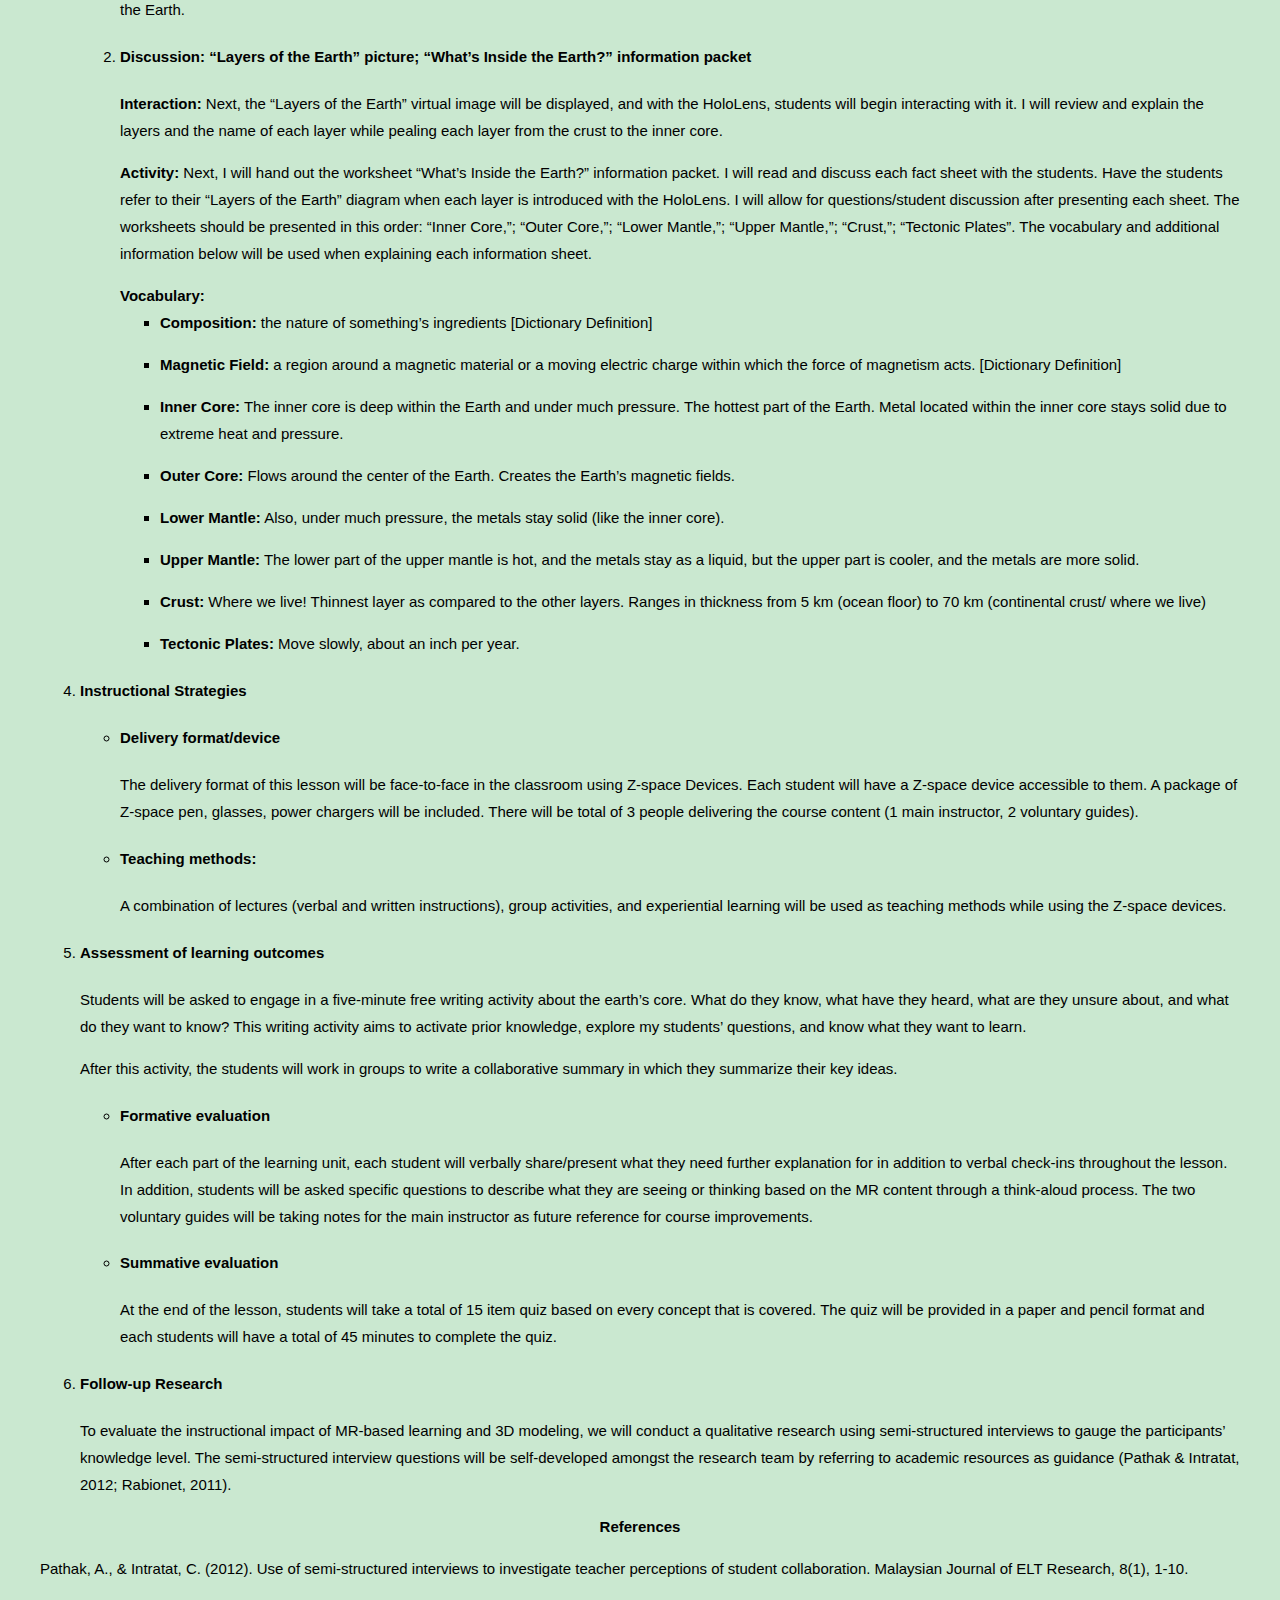
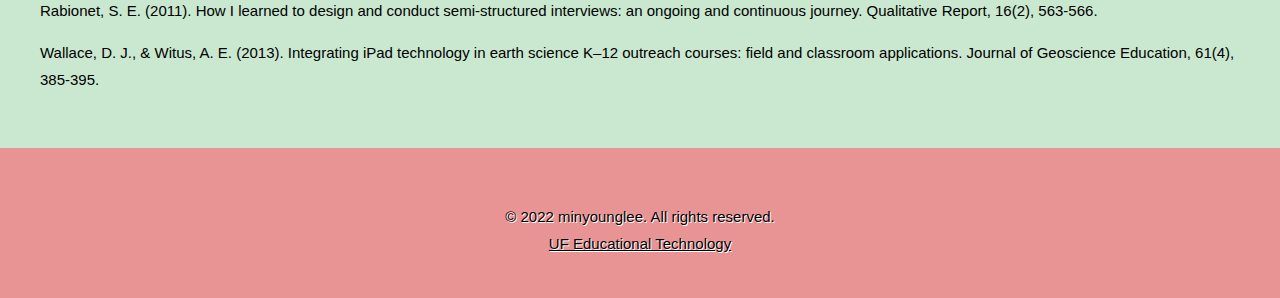
<file: mr3d.html>
<!DOCTYPE html PUBLIC "-//W3C//DTD XHTML 1.0 Strict//EN" "http://www.w3.org/TR/xhtml1/DTD/xhtml1-strict.dtd">

<!--
Design by TEMPLATED
http://templated.co
Released for free under the Creative Commons Attribution License
Name       : Vestibule 
Description: A two-column, fixed-width design with dark color scheme.
Version    : 1.0
Released   : 20130406
-->

<!-- Comments are in ALL CAPS -->

<html xmlns="http://www.w3.org/1999/xhtml">
  <head>
    <meta name="keywords" content="" />
    <meta name="description" content="" />
    <meta http-equiv="content-type" content="text/html; charset=utf-8" />

    <!-- SET THE PAGE TITLE INSIDE THE TITLE TAGS BELOW -->
    <title>MR and 3D</title>

    <link
      href="http://fonts.googleapis.com/css?family=Oxygen:400,700,300"
      rel="stylesheet"
      type="text/css"
    />
    <link href="style.css" rel="stylesheet" type="text/css" media="screen" />
  </head>

  <body>
    <div id="wrapper">
      <!-- START OF THE NAVIGATION SECTION.  DO NOT CHANGE ANYTHING ABOVE THIS LINE EXCEPT TO SET THE TITLE. -->

      <div id="menu-wrapper">
        <div id="menu" class="container">
          <ul>
            <!-- NAVIGATION MENU.  THERE SHOULD BE ONE LIST ITEM FOR EACH BUTTON IN YOUR NAVIGATION BAR. -->
            <!-- REPLACE THE # IN THE LINK WITH THE FILE NAME OF THE APPROPRIATE PAGE.  -->
            <li><a href="index.html">About Me</a></li>
            <li><a href="eltvision.html">ELT Vision</a></li>
            <li><a href="theoryintopractice.html">Theory into Practice</a></li>
            <li><a href="arvr.html">AR & VR</a></li>
            <li class="current_page_item"><a href="mr3d.html">MR & 3D</a></li>
            <li><a href="beyondxr3d.html">Beyond XR & 3D</a></li>
            <li><a href="contact.html">Contact Me</a></li>
          </ul>
        </div>
      </div>
      <div id="logo" class="container">
        <!-- THIS IS WHERE YOU CUSTOMIZE THE HEADER FOR EACH PAGE. -->
        <h1>MR & 3D</h1>
		<!-- THIS IS WHERE YOU CUSTOMIZE THE SUBHEADER FOR EACH PAGE. -->
        <p>This page shows the Mixed Reality / 3D Modeling project including the instructional design information.</p>
	</div>
	<div id="page" class="container">
		<div>
			<div class="entry">
				<!-- THIS IS WHERE YOU CUSTOMIZE THE INTRODUCTORY PARAGRAPH FOR EACH PAGE. -->
        

            <div>
              <h3 class="center">
                Instructional Design for Mixed Reality / 3D Modeling 
				(Ray Opoku, Jennifer Moses, and Min Lee)
              </h3>
			  <br>
			  <p><center><iframe width="725" height="453" src="https://www.tinkercad.com/embed/c5fmjJPlg6R?editbtn=1" frameborder="0" marginwidth="0" marginheight="0" scrolling="no"></iframe></center></p>
			  
			  <p><center>Please click <a href="https://www.tinkercad.com/things/c5fmjJPlg6R-earth-layers-3d/edit?sharecode=BRyxDizp-8BouvhYnZ1VtlXpOtrq-IwyvcgZZsDD9tU"><u><b>here</b></u></a> to view in the Tinkercad workspace.</center></p>
              <h4>
                Subject Matter Topic: A journey to the center of the earth: A
                Geography lesson
              </h4>
              <ol>
                <li>
                  <h4>Analysis</h4>
                  <ul>
                    <li>
                      <h4>Context and learners</h4>
                      <p>
                        This instruction unit is designed for one of the
                        9th-grade geography classes at a K-12 Elementary School
                        on the eastern coast of Mexico. The school’s location is
                        prone to heavy flooding during hurricanes and
                        earthquakes. In partnership with the county, 9th-grade
                        elementary students learn about the earth’s core,
                        explore the various layers and tectonic plates, and how
                        they cause earthquakes in their neighborhoods in an
                        experiential environment. The 9th-grade class has 14
                        students - 7 females and seven males, each with iPad
                        tablets. This class is diverse. 40.1% of this class
                        belongs to the upper class and 38.9 to the middle class,
                        and 21% to the lower class. 55.3% of students are
                        Hispanic/Latino, and 44.7% are people of color.
                      </p>
                    </li>
                    <li>
                      <h4>Learner Assumptions</h4>
                      <table>
                        <tr>
                          <th colspan="2">Entry Behaviors/Knowledge</th>
                        </tr>
                        <tr>
                          <td>Characteristics</td>
                          <td>
                            Students are assumed to already be able to use a
                            computer, keyboard, and mouse or an iPad tablet.
                          </td>
                        </tr>
                        <tr>
                          <td>Implications</td>
                          <td>
                            Students are already able to type text and follow
                            instructions for clicking on icons with a mouse.
                            They are also able to start up programs and
                            applications at their own pace.
                          </td>
                        </tr>
                      </table>
                      <table>
                        <tr>
                          <th colspan="2">
                            Attitudes toward Content and Potential Delivery
                          </th>
                        </tr>
                        <tr>
                          <td>Characteristics</td>
                          <td>
                            Students generally want to learn what causes
                            earthquakes in their own neighborhoods.
                          </td>
                        </tr>
                        <tr>
                          <td>Implications</td>
                          <td>
                            Students are willing to learn the earth’s core,
                            explore the various layers and tectonic plates, and
                            how it can cause earthquakes.
                          </td>
                        </tr>
                      </table>
                      <table>
                        <tr>
                          <th colspan="2">Motivation to Learn</th>
                        </tr>
                        <tr>
                          <td>Characteristics</td>
                          <td>
                            The students want to participate and learn related
                            to topics on heavy flooding during hurricanes and
                            earthquakes.
                          </td>
                        </tr>
                        <tr>
                          <td>Implications</td>
                          <td>
                            The students can have more awareness of their
                            surrounding phenomenon through participating and
                            learning relevant topics on heavy flooding during
                            hurricanes and earthquakes.
                          </td>
                        </tr>
                      </table>
                      <table>
                        <tr>
                          <th colspan="2">Education Ability and Levels</th>
                        </tr>
                        <tr>
                          <td>Characteristics</td>
                          <td>
                            9th-grade geography classes at a K-12 Elementary
                            School.
                          </td>
                        </tr>
                        <tr>
                          <td>Implications</td>
                          <td>
                            The target audience will vary based on class level:
                            40.1% of the class belongs to the upper class level
                            and 38.9% to the middle class, and 21% to the lower
                            class level.
                          </td>
                        </tr>
                      </table>
                      <table>
                        <tr>
                          <th colspan="2">General Learning Preferences</th>
                        </tr>
                        <tr>
                          <td>Characteristics</td>
                          <td>
                            Students prefer to use technology (iPads) for
                            learning than traditional lecture method (Wallace &
                            Witus, 2013).
                          </td>
                        </tr>
                        <tr>
                          <td>Implications</td>
                          <td>
                            The instructions need to be engaging and provided in
                            advance for the students to reduce the uncertainty
                            of the MR content.
                          </td>
                        </tr>
                      </table>
                      <table>
                        <tr>
                          <th colspan="2">
                            Attitudes towards Person (s) or Organization
                            providing the training or education
                          </th>
                        </tr>
                        <tr>
                          <td>Characteristics</td>
                          <td>
                            Based on the diverse class level, students will
                            behave differently based on familiarity with the
                            instructor (and the MR learning content).
                          </td>
                        </tr>
                        <tr>
                          <td>Implications</td>
                          <td>
                            There needs to be 1-2 additional people to assist
                            the students to make sure their
                            misconceptions/questions/comments/concerns are
                            answered.
                          </td>
                        </tr>
                      </table>
                    </li>
                    <li>
                      <h4>Needs Assessment</h4>

                      <h5>Expressive and Normative Needs</h5>
                      <p>
                        With each earthquake and tectonic shift event, teachers
                        and administrators at the elementary public school
                        observe students and their parents, citing and
                        attributing the occurrence to the wrath of a
                        supernatural being or an evil spirit. Given the
                        community's highly religious and superstitious nature,
                        such conclusions were not surprising. After a short
                        survey, over 80% of 9th graders and their parents
                        attributed earthquakes to the supernatural; as such,
                        teachers were tasked to teach students about the earth’s
                        formation and help clear up the misconception.
                      </p>
                    </li>
                  </ul>
                </li>
                <li>
                  <h4>Purpose and instructional goals</h4>
                  <ul>
                    <li>
                      <h4>Significance and rationale for using MR</h4>
                      <p>
                        The purpose of this lesson unit is to introduce students
                        to introduce 9th graders to the earth’s core, its
                        layers, and how tectonic plates cause earthquakes. Using
                        MR technology allows students to manipulate, interact
                        and slice the virtual earth to reveal various layers.
                      </p>
                    </li>
                    <li>
                      <h4>Measurable instructional objectives</h4>
                      <h5>
                        At the end of the lesson, students will be able to:
                      </h5>
                      <ol>
                        <li>Describe each layer of the earth in MR space.</li>
                        <li>Evaluate the depth of each layer of the Earth.</li>
                        <li>
                          Analyze the tectonic plates and how they cause
                          earthquakes.
                        </li>
                      </ol>
                    </li>
                  </ul>
                </li>
                <li>
                  <h4>Content</h4>
                  <p>
                    To achieve this lesson’s objective, students need to
                    understand the following:
                  </p>
                  <ul>
                    <li>
                      Earth is not just made up of soil, rocks, and grass.
                    </li>
                    <li>The names of each layer of the Earth.</li>
                    <li>What each layer of the Earth is made up of?</li>
                    <li>The depth of each layer of the Earth.</li>
                  </ul>
                  <h4 class="center">
                    How will the learning of this content be facilitated?
                  </h4>
                  <ol>
                    <li>
                      <h4>
                        Introductory Activity: “Earth as an Onion”
                        demonstration.
                      </h4>
                      <p>
                        <span class="bold">Introduction:</span> The lesson will
                        begin with the “Earth As An Onion” demonstration in MR.
                        Showing students the onion and asking them to identify
                        the vegetable. Students will answer questions about the
                        onion [size, taste, consistency]. I will pull the leaves
                        off the onion, showing how there are layers to the
                        onion, just like there are layers to the Earth.
                      </p>
                    </li>
                    <li>
                      <h4>
                        Discussion: “Layers of the Earth” picture; “What’s
                        Inside the Earth?” information packet
                      </h4>
                      <p>
                        <span class="bold"> Interaction:</span> Next, the
                        “Layers of the Earth” virtual image will be displayed,
                        and with the HoloLens, students will begin interacting
                        with it. I will review and explain the layers and the
                        name of each layer while pealing each layer from the
                        crust to the inner core.
                      </p>
                      <p>
                        <span class="bold">Activity:</span> Next, I will hand
                        out the worksheet “What’s Inside the Earth?” information
                        packet. I will read and discuss each fact sheet with the
                        students. Have the students refer to their “Layers of
                        the Earth” diagram when each layer is introduced with
                        the HoloLens. I will allow for questions/student
                        discussion after presenting each sheet. The worksheets
                        should be presented in this order: “Inner Core,”; “Outer
                        Core,”; “Lower Mantle,”; “Upper Mantle,”; “Crust,”;
                        “Tectonic Plates”. The vocabulary and additional
                        information below will be used when explaining each
                        information sheet.
                      </p>
                      <span class="bold">Vocabulary:</span>
                      <ul>
                        <li>
                          <p>
                            <span class="bold">Composition:</span> the nature of
                            something’s ingredients [Dictionary Definition]
                          </p>
                        </li>
                        <li>
                          <p>
                            <span class="bold">Magnetic Field:</span> a region
                            around a magnetic material or a moving electric
                            charge within which the force of magnetism acts.
                            [Dictionary Definition]
                          </p>
                        </li>
                        <li>
                          <p>
                            <span class="bold">Inner Core:</span> The inner core
                            is deep within the Earth and under much pressure.
                            The hottest part of the Earth. Metal located within
                            the inner core stays solid due to extreme heat and
                            pressure.
                          </p>
                        </li>
                        <li>
                          <p>
                            <span class="bold">Outer Core:</span> Flows around
                            the center of the Earth. Creates the Earth’s
                            magnetic fields.
                          </p>
                        </li>
                        <li>
                          <p>
                            <span class="bold">Lower Mantle:</span> Also, under
                            much pressure, the metals stay solid (like the inner
                            core).
                          </p>
                        </li>
                        <li>
                          <p>
                            <span class="bold">Upper Mantle:</span> The lower
                            part of the upper mantle is hot, and the metals stay
                            as a liquid, but the upper part is cooler, and the
                            metals are more solid.
                          </p>
                        </li>
                        <li>
                          <p>
                            <span class="bold">Crust:</span> Where we live!
                            Thinnest layer as compared to the other layers.
                            Ranges in thickness from 5 km (ocean floor) to 70 km
                            (continental crust/ where we live)
                          </p>
                        </li>
                        <li>
                          <p>
                            <span class="bold">Tectonic Plates:</span> Move
                            slowly, about an inch per year.
                          </p>
                        </li>
                      </ul>
                    </li>
                  </ol>
                </li>
                <li>
                  <h4>Instructional Strategies</h4>
                  <ul>
                    <li>
                      <h4>Delivery format/device</h4>
                      <p>
                        The delivery format of this lesson will be face-to-face
                        in the classroom using Z-space Devices. Each student
                        will have a Z-space device accessible to them. A package
                        of Z-space pen, glasses, power chargers will be
                        included. There will be total of 3 people delivering the
                        course content (1 main instructor, 2 voluntary guides).
                      </p>
                    </li>
                    <li>
                      <h4>Teaching methods:</h4>
                      <p>
                        A combination of lectures (verbal and written
                        instructions), group activities, and experiential
                        learning will be used as teaching methods while using
                        the Z-space devices.
                      </p>
                    </li>
                  </ul>
                </li>
                <li>
                  <h4>Assessment of learning outcomes</h4>
                  <p>
                    Students will be asked to engage in a five-minute free
                    writing activity about the earth’s core. What do they know,
                    what have they heard, what are they unsure about, and what
                    do they want to know? This writing activity aims to activate
                    prior knowledge, explore my students’ questions, and know
                    what they want to learn.
                  </p>
                  <p>
                    After this activity, the students will work in groups to
                    write a collaborative summary in which they summarize their
                    key ideas.
                  </p>
                  <ul>
                    <li>
                      <h4>Formative evaluation</h4>
                      <p>
                        After each part of the learning unit, each student will
                        verbally share/present what they need further
                        explanation for in addition to verbal check-ins
                        throughout the lesson. In addition, students will be
                        asked specific questions to describe what they are
                        seeing or thinking based on the MR content through a
                        think-aloud process. The two voluntary guides will be
                        taking notes for the main instructor as future reference
                        for course improvements.
                      </p>
                    </li>
                    <li>
                      <h4>Summative evaluation</h4>
                      <p>
                        At the end of the lesson, students will take a total of
                        15 item quiz based on every concept that is covered. The
                        quiz will be provided in a paper and pencil format and
                        each students will have a total of 45 minutes to
                        complete the quiz.
                      </p>
                    </li>
                  </ul>
                </li>
                <li>
                  <h4>Follow-up Research</h4>
                  <p>
                    To evaluate the instructional impact of MR-based learning
                    and 3D modeling, we will conduct a qualitative research
                    using semi-structured interviews to gauge the participants’
                    knowledge level. The semi-structured interview questions
                    will be self-developed amongst the research team by
                    referring to academic resources as guidance (Pathak &
                    Intratat, 2012; Rabionet, 2011).
                  </p>
                </li>
              </ol>
              <h4 class="center">References</h4>
              <p>
                Pathak, A., & Intratat, C. (2012). Use of semi-structured
                interviews to investigate teacher perceptions of student
                collaboration. Malaysian Journal of ELT Research, 8(1), 1-10.
              </p>
              <p>
                Rabionet, S. E. (2011). How I learned to design and conduct
                semi-structured interviews: an ongoing and continuous journey.
                Qualitative Report, 16(2), 563-566.
              </p>
              <p>
                Wallace, D. J., & Witus, A. E. (2013). Integrating iPad
                technology in earth science K–12 outreach courses: field and
                classroom applications. Journal of Geoscience Education, 61(4),
                385-395.
              </p>
            </div>
          </div>
        </div>
      </div>

      <!-- END OF THE CONTENT SECTION.  BELOW YOU CAN CUSTOMIZE YOUR FOOTER. -->
    </div>

    <div id="footer">
      <!-- START FOOTER -->
      <p>© 2022 minyounglee. All rights reserved.</p>
      <p>
        <a
          href="https://education.ufl.edu/educational-technology/"
          class="link"
          target="_blank"
          >UF Educational Technology</a
        >
      </p>
      <p>
        <!-- END FOOTER -->
      </p>
    </div>
  </body>
</html>
</file>
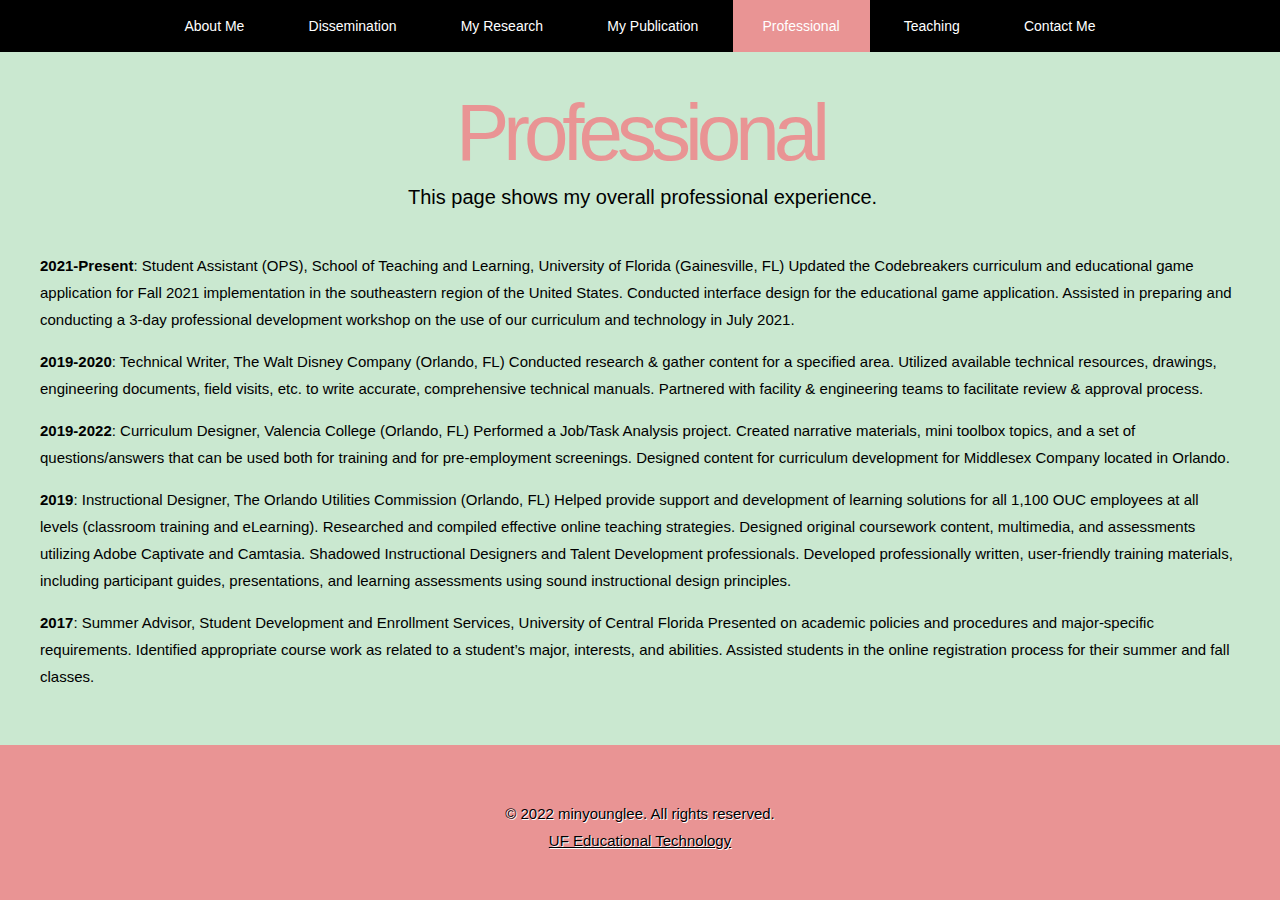
<file: professional.html>
<!DOCTYPE html PUBLIC "-//W3C//DTD XHTML 1.0 Strict//EN" "http://www.w3.org/TR/xhtml1/DTD/xhtml1-strict.dtd">


<!--
Design by TEMPLATED
http://templated.co
Released for free under the Creative Commons Attribution License
Name       : Vestibule 
Description: A two-column, fixed-width design with dark color scheme.
Version    : 1.0
Released   : 20130406
-->

<!-- Comments are in ALL CAPS -->


<html xmlns="http://www.w3.org/1999/xhtml">
<head>
<meta name="keywords" content="" />
<meta name="description" content="" />
<meta http-equiv="content-type" content="text/html; charset=utf-8" />

<!-- SET THE PAGE TITLE INSIDE THE TITLE TAGS BELOW -->
<title>Professional</title>

<link href="http://fonts.googleapis.com/css?family=Oxygen:400,700,300" rel="stylesheet" type="text/css" />
<link href="style.css" rel="stylesheet" type="text/css" media="screen" />
</head>

<body>
<div id="wrapper">
<!-- START OF THE NAVIGATION SECTION.  DO NOT CHANGE ANYTHING ABOVE THIS LINE EXCEPT TO SET THE TITLE. -->


	<div id="menu-wrapper">
		<div id="menu" class="container">
			<ul>
				<!-- NAVIGATION MENU.  THERE SHOULD BE ONE LIST ITEM FOR EACH BUTTON IN YOUR NAVIGATION BAR. -->
                <!-- REPLACE THE # IN THE LINK WITH THE FILE NAME OF THE APPROPRIATE PAGE.  -->
                <li><a href="home.html">About Me</a></li>
				<li><a href="dissemination.html">Dissemination</a></li>
				<li><a href="research.html">My Research</a></li>
				<li><a href="publication.html">My Publication</a></li>
				<li class="current_page_item"><a href="professional.html">Professional</a></li>
				<li><a href="teaching.html">Teaching</a></li>
				<li><a href="contact.html">Contact Me</a></li>
			</ul>
		</div>
	</div>
	<div id="logo" class="container">
		<!-- THIS IS WHERE YOU CUSTOMIZE THE HEADER FOR EACH PAGE. -->
        <h1>Professional</h1>
		<!-- THIS IS WHERE YOU CUSTOMIZE THE SUBHEADER FOR EACH PAGE. -->
        <p>This page shows my overall professional experience.</p>
	</div>
	<div id="page" class="container">
		<div>
			<div class="entry">
				<!-- THIS IS WHERE YOU CUSTOMIZE THE INTRODUCTORY PARAGRAPH FOR EACH PAGE. -->
           
                   <div><p>
<b>2021-Present</b>: 
Student Assistant (OPS), School of Teaching and Learning, University of Florida (Gainesville, FL)
Updated the Codebreakers curriculum and educational game application for Fall 2021 implementation in the southeastern region of the United States. 
Conducted interface design for the educational game application. 
Assisted in preparing and conducting a 3-day professional development workshop on the use of our curriculum and technology in July 2021. 
</p></div>

<div><p>
<b>2019-2020</b>: 
Technical Writer, The Walt Disney Company (Orlando, FL)
Conducted research & gather content for a specified area. 
Utilized available technical resources, drawings, engineering documents, field visits, etc. to write accurate, comprehensive technical manuals. 
Partnered with facility & engineering teams to facilitate review & approval process.

</p></div> 

<div><p>
<b>2019-2022</b>: 
Curriculum Designer, Valencia College (Orlando, FL)
Performed a Job/Task Analysis project. 
Created narrative materials, mini toolbox topics, and a set of questions/answers that can be used both for training and for pre-employment screenings. 
Designed content for curriculum development for Middlesex Company located in Orlando.
</p></div> 
				
<div><p>
<b>2019</b>:
Instructional Designer, The Orlando Utilities Commission (Orlando, FL)
Helped provide support and development of learning solutions for all 1,100 OUC employees at all levels (classroom training and eLearning). 
Researched and compiled effective online teaching strategies. Designed original coursework content, multimedia, and assessments utilizing Adobe Captivate and Camtasia. 
Shadowed Instructional Designers and Talent Development professionals. 
Developed professionally written, user-friendly training materials, including participant guides, presentations, and learning assessments using sound instructional design principles.
</p></div> 

<div><p>
<b>2017</b>:
Summer Advisor, Student Development and Enrollment Services, University of Central Florida
Presented on academic policies and procedures and major-specific requirements. 
Identified appropriate course work as related to a student’s major, interests, and abilities. 
Assisted students in the online registration process for their summer and fall classes.
</p></div>


			</div>
		</div>
	</div>
    
    
<!-- END OF THE CONTENT SECTION.  BELOW YOU CAN CUSTOMIZE YOUR FOOTER. -->
</div>

<div id="footer">
	<!-- START FOOTER -->
	<p>© 2022 minyounglee. All rights reserved. </p>
    <p><a href="https://education.ufl.edu/educational-technology/" class="link" target="_blank">UF Educational Technology</a><p>
    <!-- END FOOTER -->
</div>

</body>
</html>
</file>
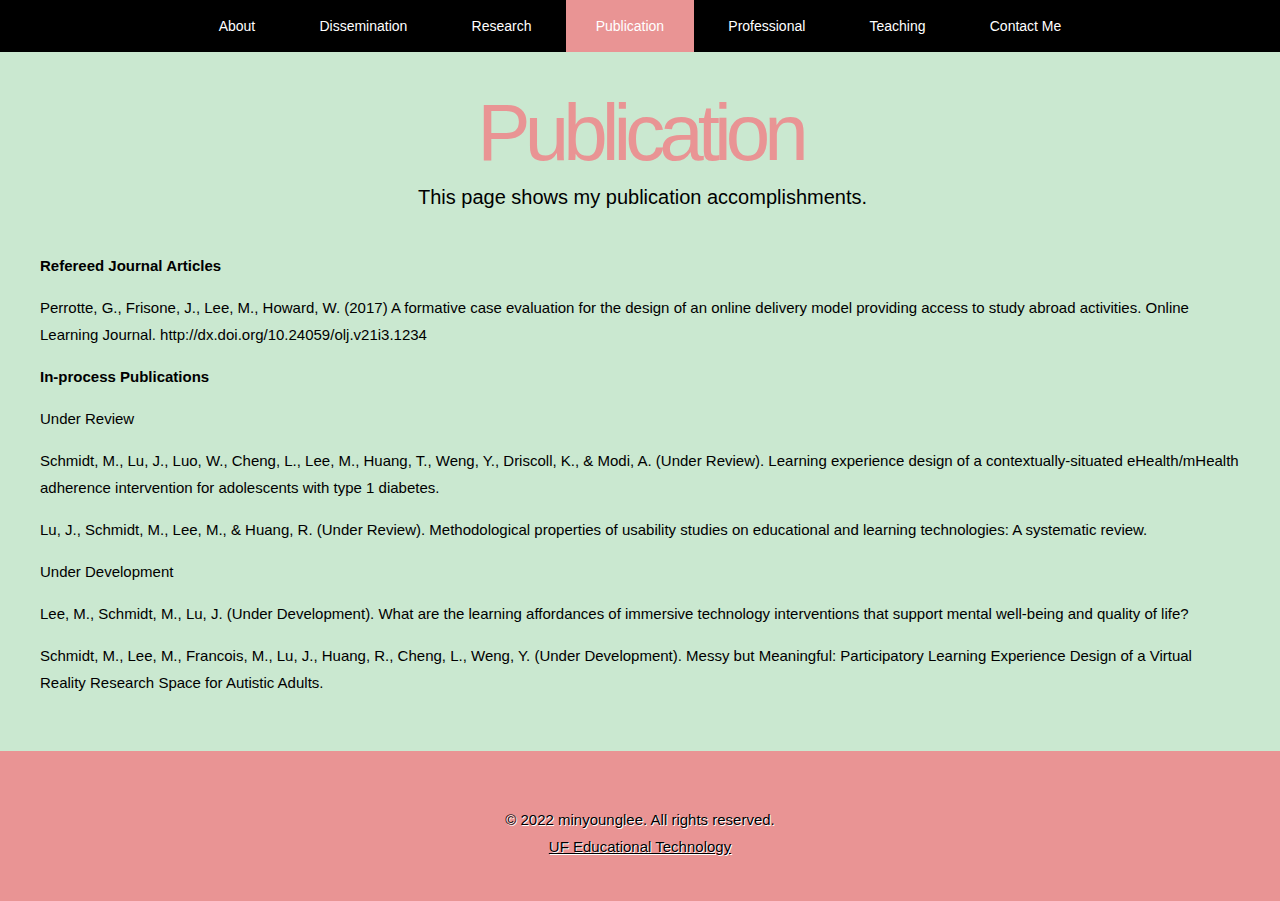
<file: publication.html>
<!DOCTYPE html PUBLIC "-//W3C//DTD XHTML 1.0 Strict//EN" "http://www.w3.org/TR/xhtml1/DTD/xhtml1-strict.dtd">


<!--
Design by TEMPLATED
http://templated.co
Released for free under the Creative Commons Attribution License
Name       : Vestibule 
Description: A two-column, fixed-width design with dark color scheme.
Version    : 1.0
Released   : 20130406
-->

<!-- Comments are in ALL CAPS -->


<html xmlns="http://www.w3.org/1999/xhtml">
<head>
<meta name="keywords" content="" />
<meta name="description" content="" />
<meta http-equiv="content-type" content="text/html; charset=utf-8" />

<!-- SET THE PAGE TITLE INSIDE THE TITLE TAGS BELOW -->
<title>Publication</title>

<link href="http://fonts.googleapis.com/css?family=Oxygen:400,700,300" rel="stylesheet" type="text/css" />
<link href="style.css" rel="stylesheet" type="text/css" media="screen" />
</head>

<body>
<div id="wrapper">
<!-- START OF THE NAVIGATION SECTION.  DO NOT CHANGE ANYTHING ABOVE THIS LINE EXCEPT TO SET THE TITLE. -->


	<div id="menu-wrapper">
		<div id="menu" class="container">
			<ul>
				<!-- NAVIGATION MENU.  THERE SHOULD BE ONE LIST ITEM FOR EACH BUTTON IN YOUR NAVIGATION BAR. -->
                <!-- REPLACE THE # IN THE LINK WITH THE FILE NAME OF THE APPROPRIATE PAGE.  -->
                <li><a href="home.html">About</a></li>
				<li><a href="dissemination.html">Dissemination</a></li>
				<li><a href="research.html">Research</a></li>
				<li class="current_page_item"><a href="publication.html">Publication</a></li>
				<li><a href="professional.html">Professional</a></li>
				<li><a href="teaching.html">Teaching</a></li>
				<li><a href="contact.html">Contact Me</a></li>
			</ul>
		</div>
	</div>
	<div id="logo" class="container">
		<!-- THIS IS WHERE YOU CUSTOMIZE THE HEADER FOR EACH PAGE. -->
        <h1>Publication</h1>
		<!-- THIS IS WHERE YOU CUSTOMIZE THE SUBHEADER FOR EACH PAGE. -->
        <p>This page shows my publication accomplishments.</p>
       
    
	</div>
	<div id="page" class="container">
		<div>
			<div class="entry">
				<!-- THIS IS WHERE YOU CUSTOMIZE THE INTRODUCTORY PARAGRAPH FOR EACH PAGE. -->           
               
    <div><p>
	    <b>Refereed Journal Articles</b>
	    </p></div>
 <div><p>
Perrotte, G., Frisone, J., Lee, M., Howard, W. (2017) A formative case evaluation for the design of an online delivery model providing access to study abroad activities. Online Learning Journal. http://dx.doi.org/10.24059/olj.v21i3.1234
 </p></div>

 <div><p>
	 <b>In-process Publications</b> </p></div>

 <div><p>Under Review</p></div>
<div><p>Schmidt, M., Lu, J., Luo, W., Cheng, L., Lee, M., Huang, T., Weng, Y., Driscoll, K., & Modi, A. (Under Review). Learning experience design of a contextually-situated eHealth/mHealth adherence intervention for adolescents with type 1 diabetes. </p></div>
<div><p>Lu, J., Schmidt, M., Lee, M., & Huang, R. (Under Review). Methodological properties of usability studies on educational and learning technologies: A systematic review.</p></div>

<div><p>
Under Development </p></div>

<div><p>Lee, M., Schmidt, M., Lu, J. (Under Development). What are the learning affordances of immersive technology interventions that support mental well-being and quality of life?</p></div>
<div><p>Schmidt, M., Lee, M., Francois, M., Lu, J., Huang, R., Cheng, L., Weng, Y. (Under Development). Messy but Meaningful: Participatory Learning Experience Design of a Virtual Reality Research Space for Autistic Adults.</p></div>

                
                
                
			</div>
		</div>
	</div>
    
    
<!-- END OF THE CONTENT SECTION.  BELOW YOU CAN CUSTOMIZE YOUR FOOTER. -->
</div>

<div id="footer">
	<!-- START FOOTER -->
	<p>© 2022 minyounglee. All rights reserved. </p>
    <p><a href="https://education.ufl.edu/educational-technology/" class="link" target="_blank">UF Educational Technology</a><p>
    <!-- END FOOTER -->
</div>

</body>
</html>
</file>
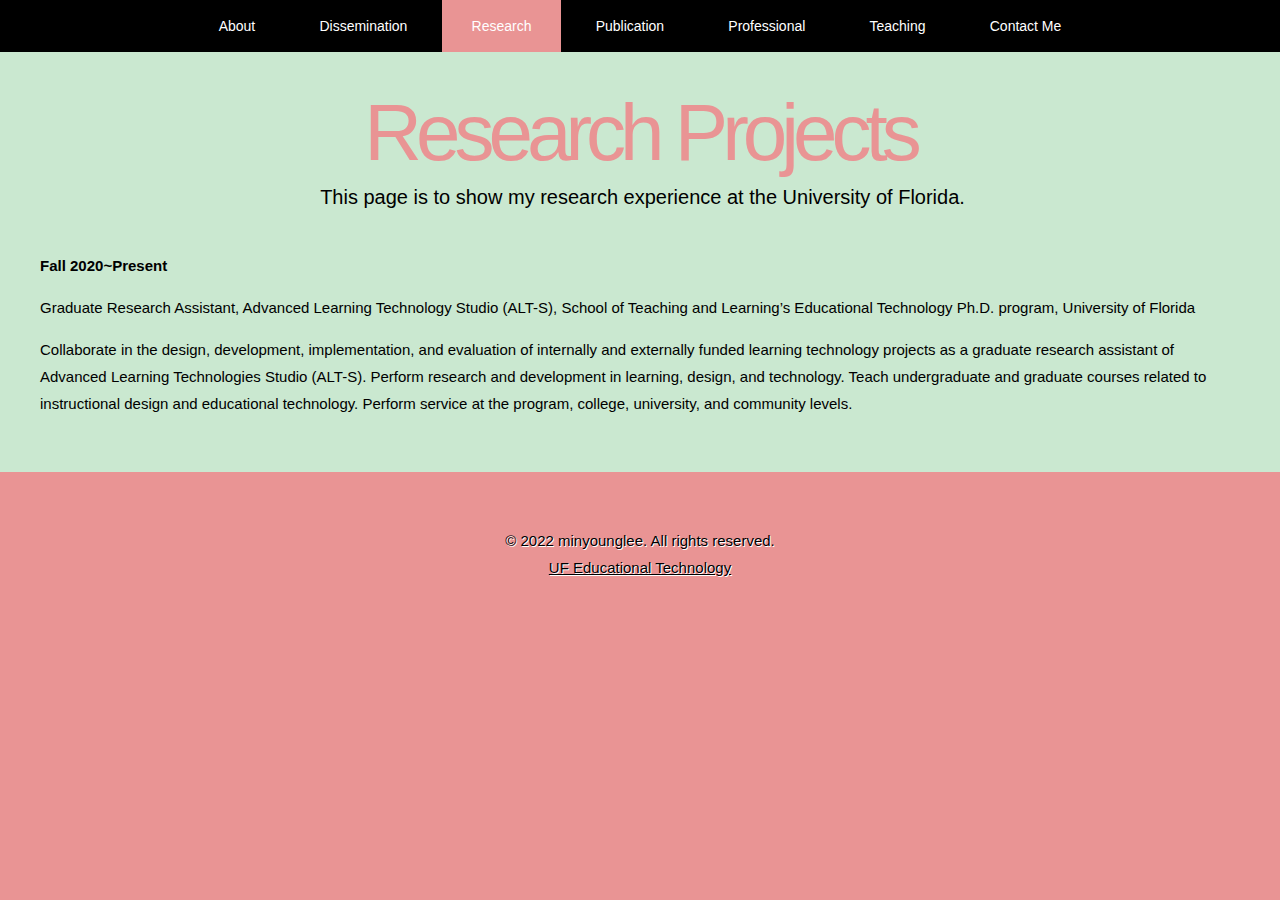
<file: research.html>
<!DOCTYPE html PUBLIC "-//W3C//DTD XHTML 1.0 Strict//EN" "http://www.w3.org/TR/xhtml1/DTD/xhtml1-strict.dtd">


<!--
Design by TEMPLATED
http://templated.co
Released for free under the Creative Commons Attribution License
Name       : Vestibule 
Description: A two-column, fixed-width design with dark color scheme.
Version    : 1.0
Released   : 20130406
-->

<!-- Comments are in ALL CAPS -->


<html xmlns="http://www.w3.org/1999/xhtml">
<head>
<meta name="keywords" content="" />
<meta name="description" content="" />
<meta http-equiv="content-type" content="text/html; charset=utf-8" />

<!-- SET THE PAGE TITLE INSIDE THE TITLE TAGS BELOW -->
<title>Research</title>

<link href="http://fonts.googleapis.com/css?family=Oxygen:400,700,300" rel="stylesheet" type="text/css" />
<link href="style.css" rel="stylesheet" type="text/css" media="screen" />
</head>

<body>
<div id="wrapper">
<!-- START OF THE NAVIGATION SECTION.  DO NOT CHANGE ANYTHING ABOVE THIS LINE EXCEPT TO SET THE TITLE. -->


	<div id="menu-wrapper">
		<div id="menu" class="container">
			<ul>
				<!-- NAVIGATION MENU.  THERE SHOULD BE ONE LIST ITEM FOR EACH BUTTON IN YOUR NAVIGATION BAR. -->
                <!-- REPLACE THE # IN THE LINK WITH THE FILE NAME OF THE APPROPRIATE PAGE.  -->
                <li><a href="home.html">About</a></li>
				<li><a href="dissemination.html">Dissemination</a></li>
				<li class="current_page_item"><a href="research.html">Research</a></li>
				<li><a href="publication.html">Publication</a></li>
				<li><a href="professional.html">Professional</a></li>
				<li><a href="teaching.html">Teaching</a></li>
				<li><a href="contact.html">Contact Me</a></li>
			</ul>
		</div>
	</div>
	<div id="logo" class="container">
		<!-- THIS IS WHERE YOU CUSTOMIZE THE HEADER FOR EACH PAGE. -->
        <h1>Research Projects</h1>
		<!-- THIS IS WHERE YOU CUSTOMIZE THE SUBHEADER FOR EACH PAGE. -->
        <p>This page is to show my research experience at the University of Florida.</p>
       
    
	</div>
	<div id="page" class="container">
		<div>
			<div class="entry">
				<!-- THIS IS WHERE YOU CUSTOMIZE THE INTRODUCTORY PARAGRAPH FOR EACH PAGE. -->
                
                
                <d><p>
<b>Fall 2020~Present</b> </p></d>

<d><p>Graduate Research Assistant, Advanced Learning Technology Studio (ALT-S), School of Teaching and Learning’s Educational Technology Ph.D. program, University of Florida 
</p></d>
<d><p>
Collaborate in the design, development, implementation, and evaluation of internally and externally funded learning technology projects as a graduate research assistant of Advanced Learning Technologies Studio (ALT-S). 
Perform research and development in learning, design, and technology. 
Teach undergraduate and graduate courses related to instructional design and educational technology. 
Perform service at the program, college, university, and community levels.
</p></d>
                
                
			</div>
		</div>
	</div>
    
    
    
<!-- END OF THE CONTENT SECTION.  BELOW YOU CAN CUSTOMIZE YOUR FOOTER. -->
</div>

<div id="footer">
	<!-- START FOOTER -->
	<p>© 2022 minyounglee. All rights reserved. </p>
    <p><a href="https://education.ufl.edu/educational-technology/" class="link" target="_blank">UF Educational Technology</a><p>
    <!-- END FOOTER -->
</div>

</body>
</html>
</file>
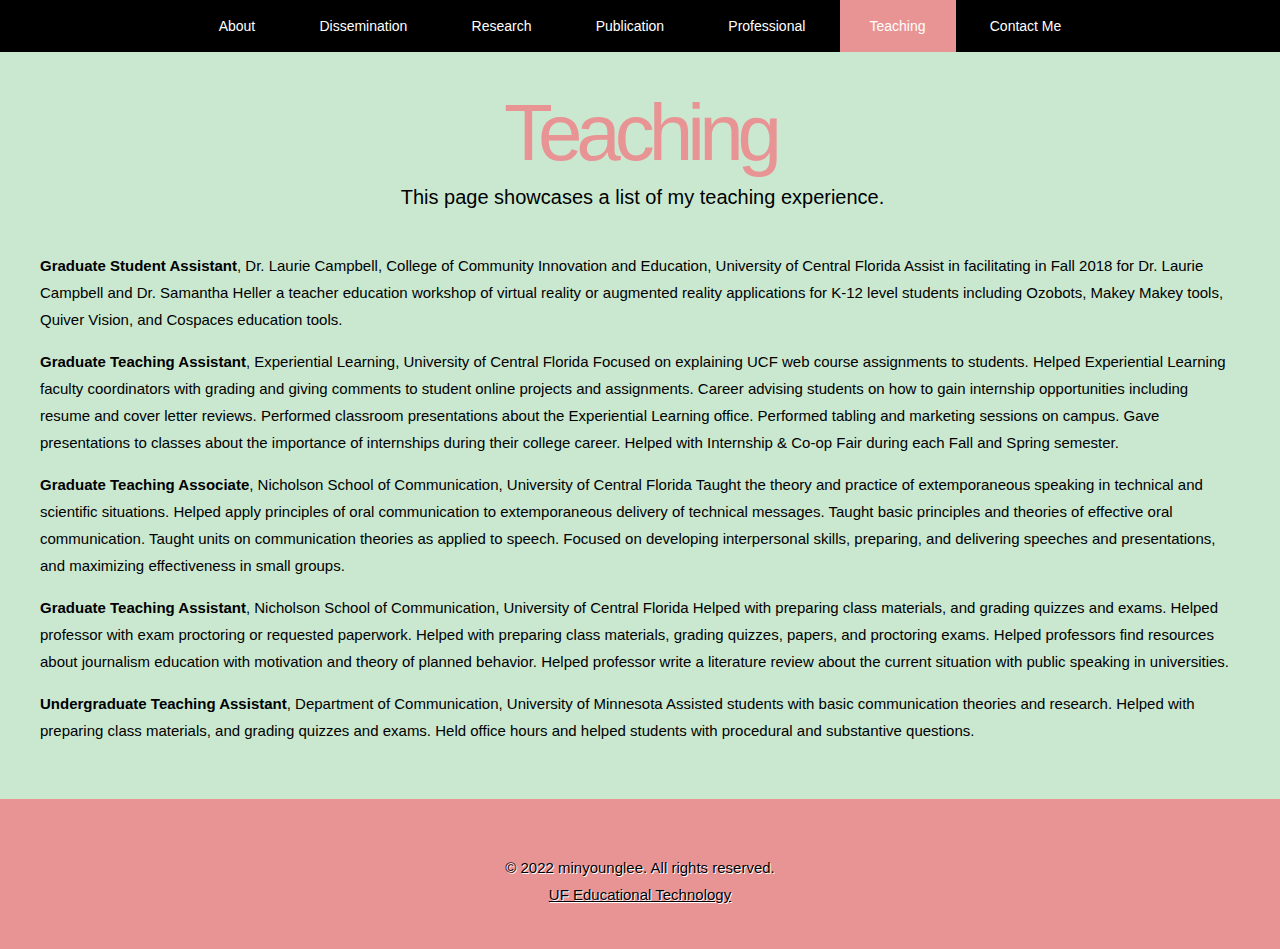
<file: teaching.html>
<!DOCTYPE html PUBLIC "-//W3C//DTD XHTML 1.0 Strict//EN" "http://www.w3.org/TR/xhtml1/DTD/xhtml1-strict.dtd">


<!--
Design by TEMPLATED
http://templated.co
Released for free under the Creative Commons Attribution License
Name       : Vestibule 
Description: A two-column, fixed-width design with dark color scheme.
Version    : 1.0
Released   : 20130406
-->

<!-- Comments are in ALL CAPS -->


<html xmlns="http://www.w3.org/1999/xhtml">
<head>
<meta name="keywords" content="" />
<meta name="description" content="" />
<meta http-equiv="content-type" content="text/html; charset=utf-8" />

<!-- SET THE PAGE TITLE INSIDE THE TITLE TAGS BELOW -->
<title>Teaching</title>

<link href="http://fonts.googleapis.com/css?family=Oxygen:400,700,300" rel="stylesheet" type="text/css" />
<link href="style.css" rel="stylesheet" type="text/css" media="screen" />
</head>

<body>
<div id="wrapper">
<!-- START OF THE NAVIGATION SECTION.  DO NOT CHANGE ANYTHING ABOVE THIS LINE EXCEPT TO SET THE TITLE. -->


	<div id="menu-wrapper">
		<div id="menu" class="container">
			<ul>
				<!-- NAVIGATION MENU.  THERE SHOULD BE ONE LIST ITEM FOR EACH BUTTON IN YOUR NAVIGATION BAR. -->
                <!-- REPLACE THE # IN THE LINK WITH THE FILE NAME OF THE APPROPRIATE PAGE.  -->
                <li><a href="home.html">About</a></li>
				<li><a href="dissemination.html">Dissemination</a></li>
				<li><a href="research.html">Research</a></li>
				<li><a href="publication.html">Publication</a></li>
				<li><a href="professional.html">Professional</a></li>
				<li class="current_page_item"><a href="teaching.html">Teaching</a></li>
				<li><a href="contact.html">Contact Me</a></li>
			</ul>
		</div>
	</div>
	<div id="logo" class="container">
		<!-- THIS IS WHERE YOU CUSTOMIZE THE HEADER FOR EACH PAGE. -->
        <h1>Teaching</h1>
		<!-- THIS IS WHERE YOU CUSTOMIZE THE SUBHEADER FOR EACH PAGE. -->
        <p>This page showcases a list of my teaching experience.</p>
	</div>
	<div id="page" class="container">
		<div>
			<div class="entry">
				<!-- THIS IS WHERE YOU CUSTOMIZE THE INTRODUCTORY PARAGRAPH FOR EACH PAGE. -->
          
                <div><p>
<b>Graduate Student Assistant</b>, Dr. Laurie Campbell, College of Community Innovation and Education, University of Central Florida 
Assist in facilitating in Fall 2018 for Dr. Laurie Campbell and Dr. Samantha Heller a teacher education workshop of virtual reality or augmented reality applications for K-12 level students including Ozobots, Makey Makey tools, Quiver Vision, and Cospaces education tools.
 
</p></div>

<div><p>
	<b>Graduate Teaching Assistant</b>, Experiential Learning, University of Central Florida 
Focused on explaining UCF web course assignments to students. 
Helped Experiential Learning faculty coordinators with grading and giving comments to student online projects and assignments. 
Career advising students on how to gain internship opportunities including resume and cover letter reviews. 
Performed classroom presentations about the Experiential Learning office. Performed tabling and marketing sessions on campus. 
Gave presentations to classes about the importance of internships during their college career. 
Helped with Internship & Co-op Fair during each Fall and Spring semester. 


</p></div> 

<div><p>
<b>Graduate Teaching Associate</b>, Nicholson School of Communication, University of Central Florida
Taught the theory and practice of extemporaneous speaking in technical and scientific situations. 
Helped apply principles of oral communication to extemporaneous delivery of technical messages. 
Taught basic principles and theories of effective oral communication. 
Taught units on communication theories as applied to speech. 
Focused on developing interpersonal skills, preparing, and delivering speeches and presentations, and maximizing effectiveness in small groups.  

</p></div> 
				
<div><p>
<b>Graduate Teaching Assistant</b>, Nicholson School of Communication, University of Central Florida 
Helped with preparing class materials, and grading quizzes and exams. Helped professor with exam proctoring or requested paperwork. 
Helped with preparing class materials, grading quizzes, papers, and proctoring exams.
Helped professors find resources about journalism education with motivation and theory of planned behavior.
Helped professor write a literature review about the current situation with public speaking in universities.

</p></div> 

<div><p>
<b>Undergraduate Teaching Assistant</b>, Department of Communication, University of Minnesota 
Assisted students with basic communication theories and research. 
Helped with preparing class materials, and grading quizzes and exams. 
Held office hours and helped students with procedural and substantive questions.

</p></div>


			</div>
		</div>
	</div>
    
    
<!-- END OF THE CONTENT SECTION.  BELOW YOU CAN CUSTOMIZE YOUR FOOTER. -->
</div>

<div id="footer">
	<!-- START FOOTER -->
	<p>© 2022 minyounglee. All rights reserved. </p>
    <p><a href="https://education.ufl.edu/educational-technology/" class="link" target="_blank">UF Educational Technology</a><p>
    <!-- END FOOTER -->
</div>

</body>
</html>
</file>
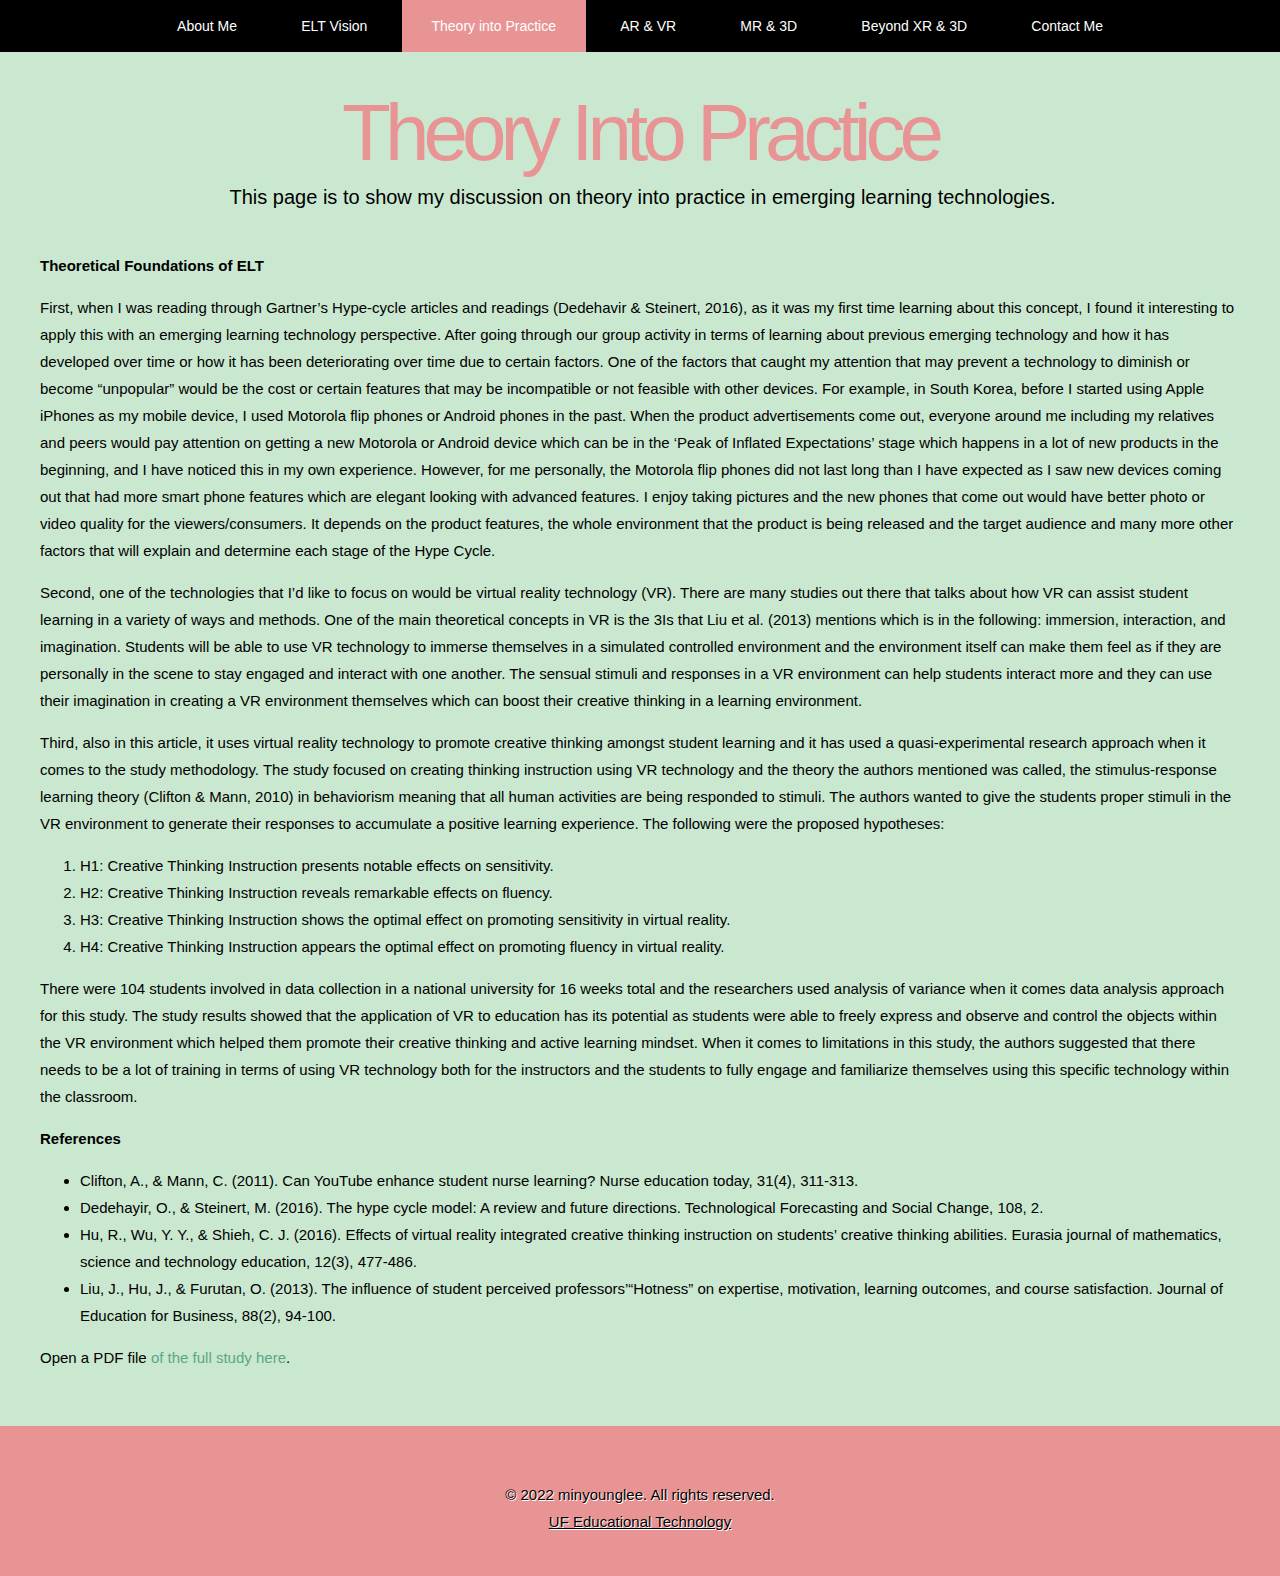
<file: theoryintopractice.html>
<!DOCTYPE html PUBLIC "-//W3C//DTD XHTML 1.0 Strict//EN" "http://www.w3.org/TR/xhtml1/DTD/xhtml1-strict.dtd">


<!--
Design by TEMPLATED
http://templated.co
Released for free under the Creative Commons Attribution License
Name       : Vestibule 
Description: A two-column, fixed-width design with dark color scheme.
Version    : 1.0
Released   : 20130406
-->

<!-- Comments are in ALL CAPS -->


<html xmlns="http://www.w3.org/1999/xhtml">
<head>
<meta name="keywords" content="" />
<meta name="description" content="" />
<meta http-equiv="content-type" content="text/html; charset=utf-8" />

<!-- SET THE PAGE TITLE INSIDE THE TITLE TAGS BELOW -->
<title>Theory into Practice</title>

<link href="http://fonts.googleapis.com/css?family=Oxygen:400,700,300" rel="stylesheet" type="text/css" />
<link href="style.css" rel="stylesheet" type="text/css" media="screen" />
</head>

<body>
<div id="wrapper">
<!-- START OF THE NAVIGATION SECTION.  DO NOT CHANGE ANYTHING ABOVE THIS LINE EXCEPT TO SET THE TITLE. -->


	<div id="menu-wrapper">
		<div id="menu" class="container">
			<ul>
				<!-- NAVIGATION MENU.  THERE SHOULD BE ONE LIST ITEM FOR EACH BUTTON IN YOUR NAVIGATION BAR. -->
                <!-- REPLACE THE # IN THE LINK WITH THE FILE NAME OF THE APPROPRIATE PAGE.  -->
                <li><a href="index.html">About Me</a></li>
				<li><a href="eltvision.html">ELT Vision</a></li>
				<li class="current_page_item"><a href="theoryintopractice.html">Theory into Practice</a></li>
				<li><a href="arvr.html">AR & VR</a></li>
				<li><a href="mr3d.html">MR & 3D</a></li>
				<li><a href="beyondxr3d.html">Beyond XR & 3D</a></li>
				<li><a href="contact.html">Contact Me</a></li>
			</ul>
		</div>
	</div>
	<div id="logo" class="container">
		<!-- THIS IS WHERE YOU CUSTOMIZE THE HEADER FOR EACH PAGE. -->
        <h1>Theory into Practice</h1>
		<!-- THIS IS WHERE YOU CUSTOMIZE THE SUBHEADER FOR EACH PAGE. -->
        <p>This page is to show my discussion on theory into practice in emerging learning technologies.</p>
       
    
	</div>
	<div id="page" class="container">
		<div>
			<div class="entry">
				<!-- THIS IS WHERE YOU CUSTOMIZE THE INTRODUCTORY PARAGRAPH FOR EACH PAGE. -->
                
                
                <d><p>
<b>Theoretical Foundations of ELT</b> </p></d>

<d><p>  First, when I was reading through Gartner’s Hype-cycle articles and readings (Dedehavir & Steinert, 2016), as it was my first time learning about this concept, I found it interesting to apply this with an emerging learning technology perspective. After going through our group activity in terms of learning about previous emerging technology and how it has developed over time or how it has been deteriorating over time due to certain factors. One of the factors that caught my attention that may prevent a technology to diminish or become “unpopular” would be the cost or certain features that may be incompatible or not feasible with other devices. For example, in South Korea, before I started using Apple iPhones as my mobile device, I used Motorola flip phones or Android phones in the past. When the product advertisements come out, everyone around me including my relatives and peers would pay attention on getting a new Motorola or Android device which can be in the ‘Peak of Inflated Expectations’ stage which happens in a lot of new products in the beginning, and I have noticed this in my own experience. However, for me personally, the Motorola flip phones did not last long than I have expected as I saw new devices coming out that had more smart phone features which are elegant looking with advanced features. I enjoy taking pictures and the new phones that come out would have better photo or video quality for the viewers/consumers. It depends on the product features, the whole environment that the product is being released and the target audience and many more other factors that will explain and determine each stage of the Hype Cycle.
</p></d>
<d><p>
Second, one of the technologies that I’d like to focus on would be virtual reality technology (VR). There are many studies out there that talks about how VR can assist student learning in a variety of ways and methods. One of the main theoretical concepts in VR is the 3Is that Liu et al. (2013) mentions which is in the following: immersion, interaction, and imagination. Students will be able to use VR technology to immerse themselves in a simulated controlled environment and the environment itself can make them feel as if they are personally in the scene to stay engaged and interact with one another. The sensual stimuli and responses in a VR environment can help students interact more and they can use their imagination in creating a VR environment themselves which can boost their creative thinking in a learning environment.
</p></d>
<d><p>
Third, also in this article, it uses virtual reality technology to promote creative thinking amongst student learning and it has used a quasi-experimental research approach when it comes to the study methodology. The study focused on creating thinking instruction using VR technology and the theory the authors mentioned was called, the stimulus-response learning theory (Clifton & Mann, 2010) in behaviorism meaning that all human activities are being responded to stimuli. The authors wanted to give the students proper stimuli in the VR environment to generate their responses to accumulate a positive learning experience. The following were the proposed hypotheses:
<ol>
<li>H1: Creative Thinking Instruction presents notable effects on sensitivity.</li>
<li>H2: Creative Thinking Instruction reveals remarkable effects on fluency.</li>
<li>H3: Creative Thinking Instruction shows the optimal effect on promoting sensitivity in virtual reality.</li>
<li>H4: Creative Thinking Instruction appears the optimal effect on promoting fluency in virtual reality.</li>
</ol>
</p></d>
<d><p>
There were 104 students involved in data collection in a national university for 16 weeks total and the researchers used analysis of variance when it comes data analysis approach for this study. The study results showed that the application of VR to education has its potential as students were able to freely express and observe and control the objects within the VR environment which helped them promote their creative thinking and active learning mindset. When it comes to limitations in this study, the authors suggested that there needs to be a lot of training in terms of using VR technology both for the instructors and the students to fully engage and familiarize themselves using this specific technology within the classroom.
</d></p>

<d><p>
<b>References</b>
</d></p>
<ul>
<li>Clifton, A., & Mann, C. (2011). Can YouTube enhance student nurse learning? Nurse education today, 31(4), 311-313.</li>

<li>Dedehayir, O., & Steinert, M. (2016). The hype cycle model: A review and future directions. Technological Forecasting and Social Change, 108, 2.</li>

<li>Hu, R., Wu, Y. Y., & Shieh, C. J. (2016). Effects of virtual reality integrated creative thinking instruction on students’ creative thinking abilities. Eurasia journal of mathematics, science and technology education, 12(3), 477-486.</li>

<li>Liu, J., Hu, J., & Furutan, O. (2013). The influence of student perceived professors’“Hotness” on expertise, motivation, learning outcomes, and course satisfaction. Journal of Education for Business, 88(2), 94-100.</li>
</ul>

<p>Open a PDF file <a target="_blank" href="effects-of-virtual-reality-integrated-creative-thinking-instruction-on-students-creative-thinking-4497.pdf">of the full study here</a>.</p>

			</div>
		</div>
	</div>
    
    
    
<!-- END OF THE CONTENT SECTION.  BELOW YOU CAN CUSTOMIZE YOUR FOOTER. -->
</div>

<div id="footer">
	<!-- START FOOTER -->
	<p>© 2022 minyounglee. All rights reserved. </p>
    <p><a href="https://education.ufl.edu/educational-technology/" class="link" target="_blank">UF Educational Technology</a><p>
    <!-- END FOOTER -->
</div>

</body>
</html>
</file>
<file: style.css>
/*
Design by TEMPLATED
http://templated.co
Released for free under the Creative Commons Attribution License
*/

body {
  margin: 0;
  padding: 0;
  background: #e99494;
  font-family: "Georgia", sans-serif;
  font-size: 15px;
  color: #000000;
}

h1,
h2,
h3 {
  margin: 0;
  padding: 0;
  text-transform: uppercase;
  font-weight: 300;
  color: #e99494;
}

h1 {
  font-size: 2em;
}

h2 {
  font-size: 2.8em;
}

h3 {
  font-size: 1.6em;
}

p,
ul,
ol {
  margin-top: 0;
  line-height: 180%;
}

ul,
ol {
}

a {
  text-decoration: none;
  color: #5ba689;
}

a:hover {
}

#wrapper {
  overflow: hidden;
  background: #cae8d0;
}

.container {
  width: 1200px;
  margin: 0px auto;
}

/* Header */

#header-wrapper {
  overflow: hidden;
  height: 600px;
}

#header {
  width: 960px;
  height: 200px;
  margin: 0 auto;
  padding: 0px 20px;
}

/* Logo */

#logo {
  overflow: hidden;
  height: 150px;
}

#logo h1,
#logo p {
  text-align: center;
}

#logo h1 {
  padding: 5px 0px 20px 0px;
  letter-spacing: -6px;
  text-transform: capitalize;
  font-size: 80px;
}

#logo p {
  margin-top: -20px;
  padding: 0px 0px 0px 5px;
  font-size: 20px;
  font-weight: 300;
  color: #000000;
}

#logo p a {
  color: #000000;
}

#logo a {
  border: none;
  background: none;
  text-decoration: none;
  color: #3c342e;
}

/* Menu */

#menu-wrapper {
  overflow: hidden;
  height: 52px;
  margin-bottom: 2em;
  background: #000000;
}

#menu {
  overflow: hidden;
  height: 52px;
}

#menu ul {
  margin: 0;
  padding: 0px 0px 0px 0px;
  list-style: none;
  line-height: normal;
  text-align: center;
}

#menu li {
  display: inline-block;
}

#menu a {
  display: block;
  padding: 0px 30px;
  line-height: 52px;
  border: none;
  text-decoration: none;
  text-align: center;
  font-family: "Georgia", sans-serif;
  font-size: 14px;
  font-weight: 300;
  color: #ffffff;
}

#menu a:hover,
#menu .current_page_item a {
  background: #e99494;
  text-decoration: none;
  color: #ffffff;
}

#menu .current_page_item a {
}

/* Page */

#page {
  overflow: hidden;
  padding: 20px 20px 40px 20px;
}

/* Content */

#content {
  float: left;
  width: 752px;
  padding: 0px 0px 0px 0px;
}

/* Footer */

#footer {
  height: 100px;
  margin: 0 auto;
  padding: 50px 0px 0px 0px;
}

#footer p {
  margin: 0;
  padding-top: 10px;
  line-height: normal;
  text-align: center;
  text-shadow: 1px 1px 0px #ffffff;
  color: #000000;
}

#footer a {
  text-decoration: underline;
  color: #000000;
}

#footer a:hover {
  text-decoration: none;
  color: #383838;
}

.box1 {
  overflow: hidden;
  height: 300px;
  background: url(images/img04.jpg) no-repeat center bottom;
}

/* Three Column Content */

#three-column {
  overflow: hidden;
  padding: 10px 0px 50px 0px;
}

#three-column .tbox1 {
  float: left;
  width: 384px;
  margin-right: 20px;
}

#three-column .tbox2 {
  float: left;
  width: 384px;
}

#three-column .tbox3 {
  float: right;
  width: 384px;
}

.box-style {
  background: #ffffff;
  text-align: center;
}

.box-style h2 {
  padding: 10px 0px;
  letter-spacing: -1px;
  font-size: 22px;
  color: #e99494;
}

.box-style .content {
  overflow: hidden;
  width: 324px;
  padding: 30px;
}

.button {
  display: inline-block;
  margin: 1em 0em;
  background: #000;
  padding: 1em 2em;
  color: #ffffff;
}
.center {
  display: block;
  margin-left: auto;
  margin-right: auto;
  width: 50%;
}

.bold {
  font-weight: bold;
}

.center {
  text-align: center;
}

table {
  margin-bottom: 24px;
}

table,
th,
td {
  border: 1px solid black;
  border-collapse: collapse;
}

th {
  text-align: left;
}

td {
  padding: 12px;
}
</file>
